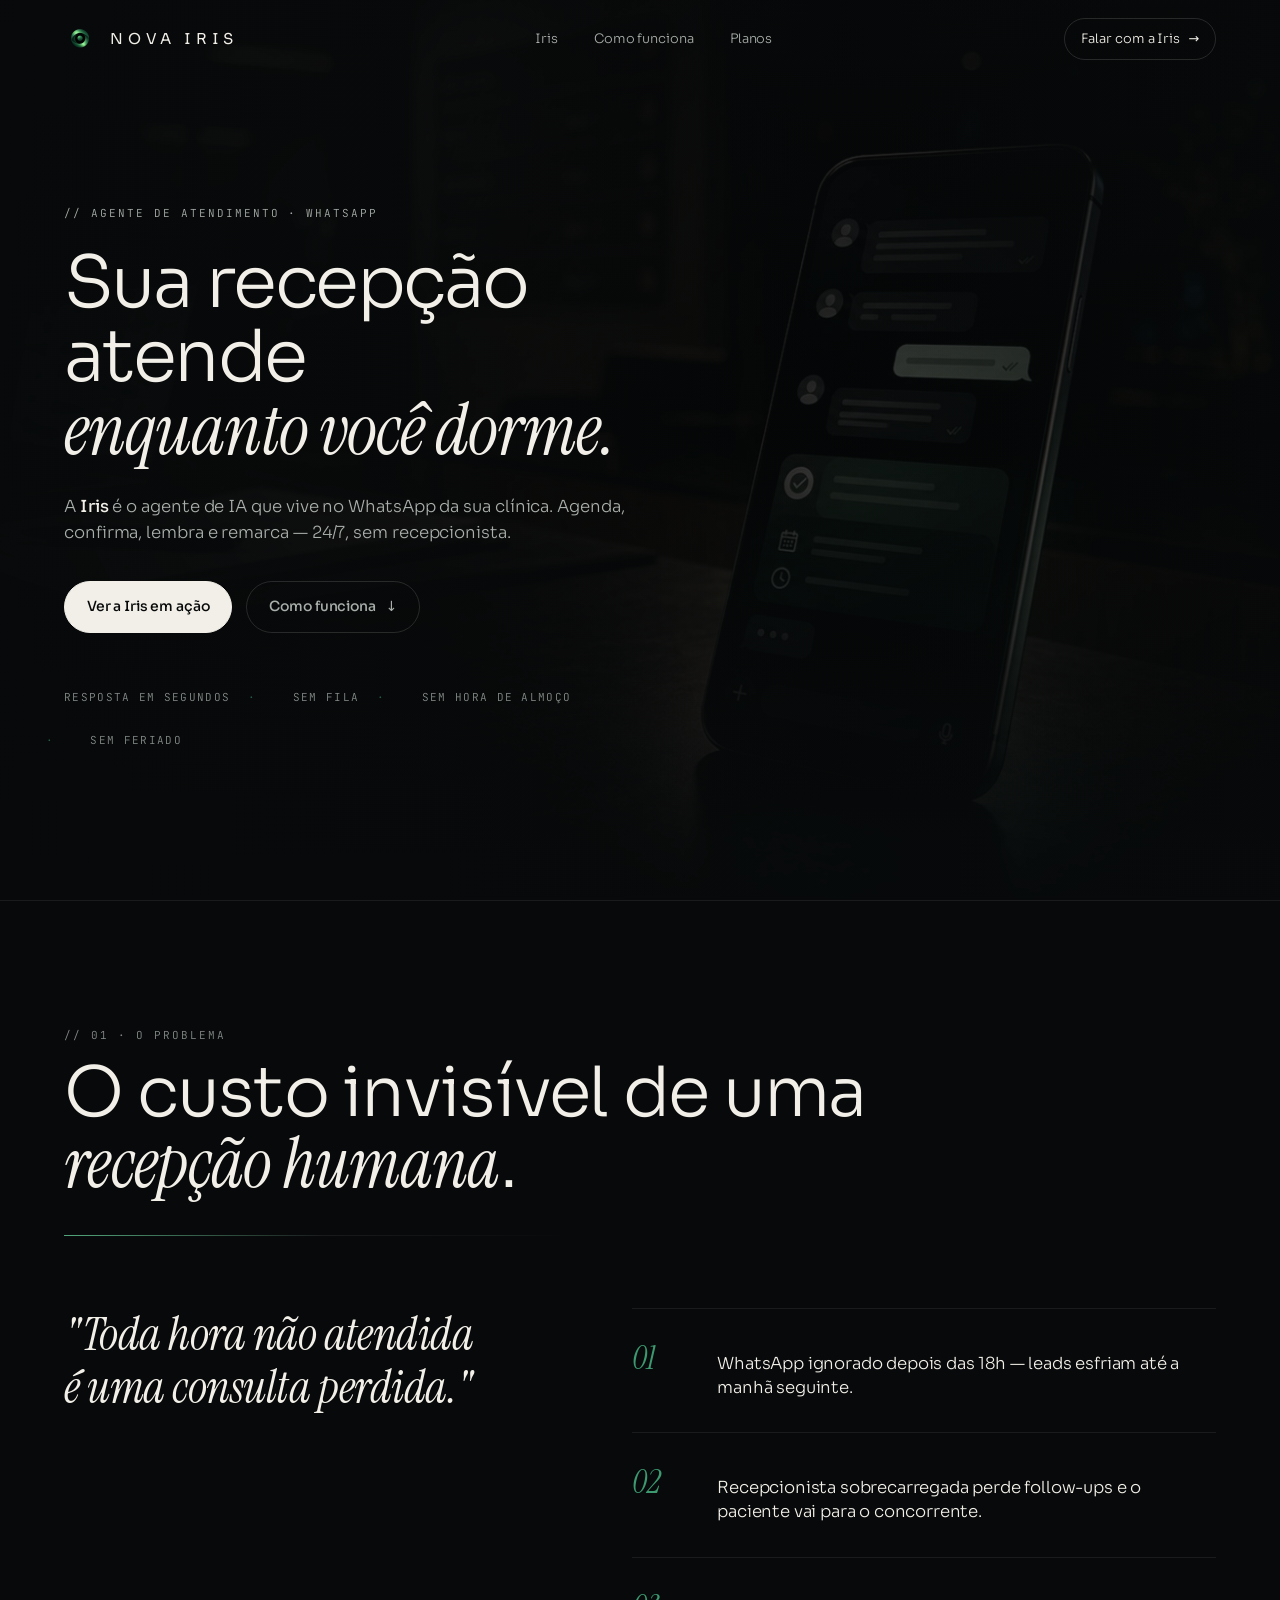
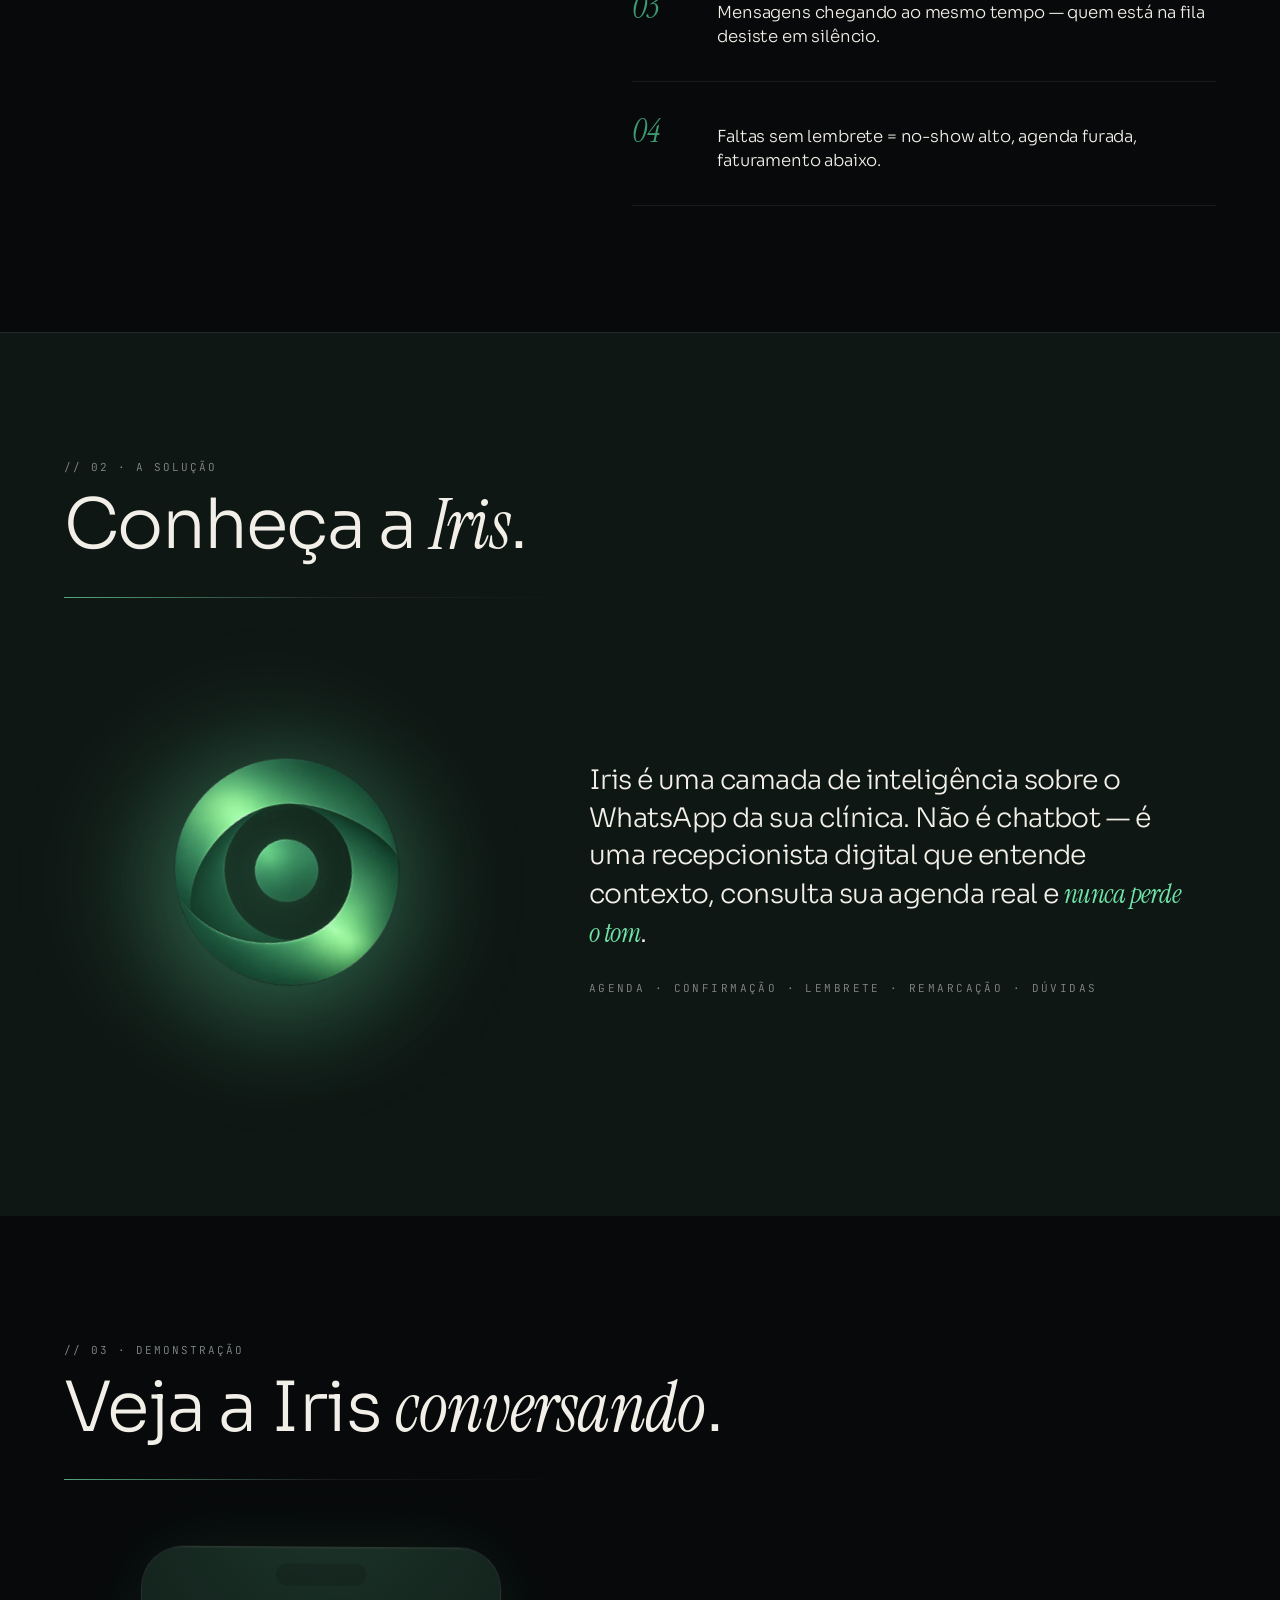
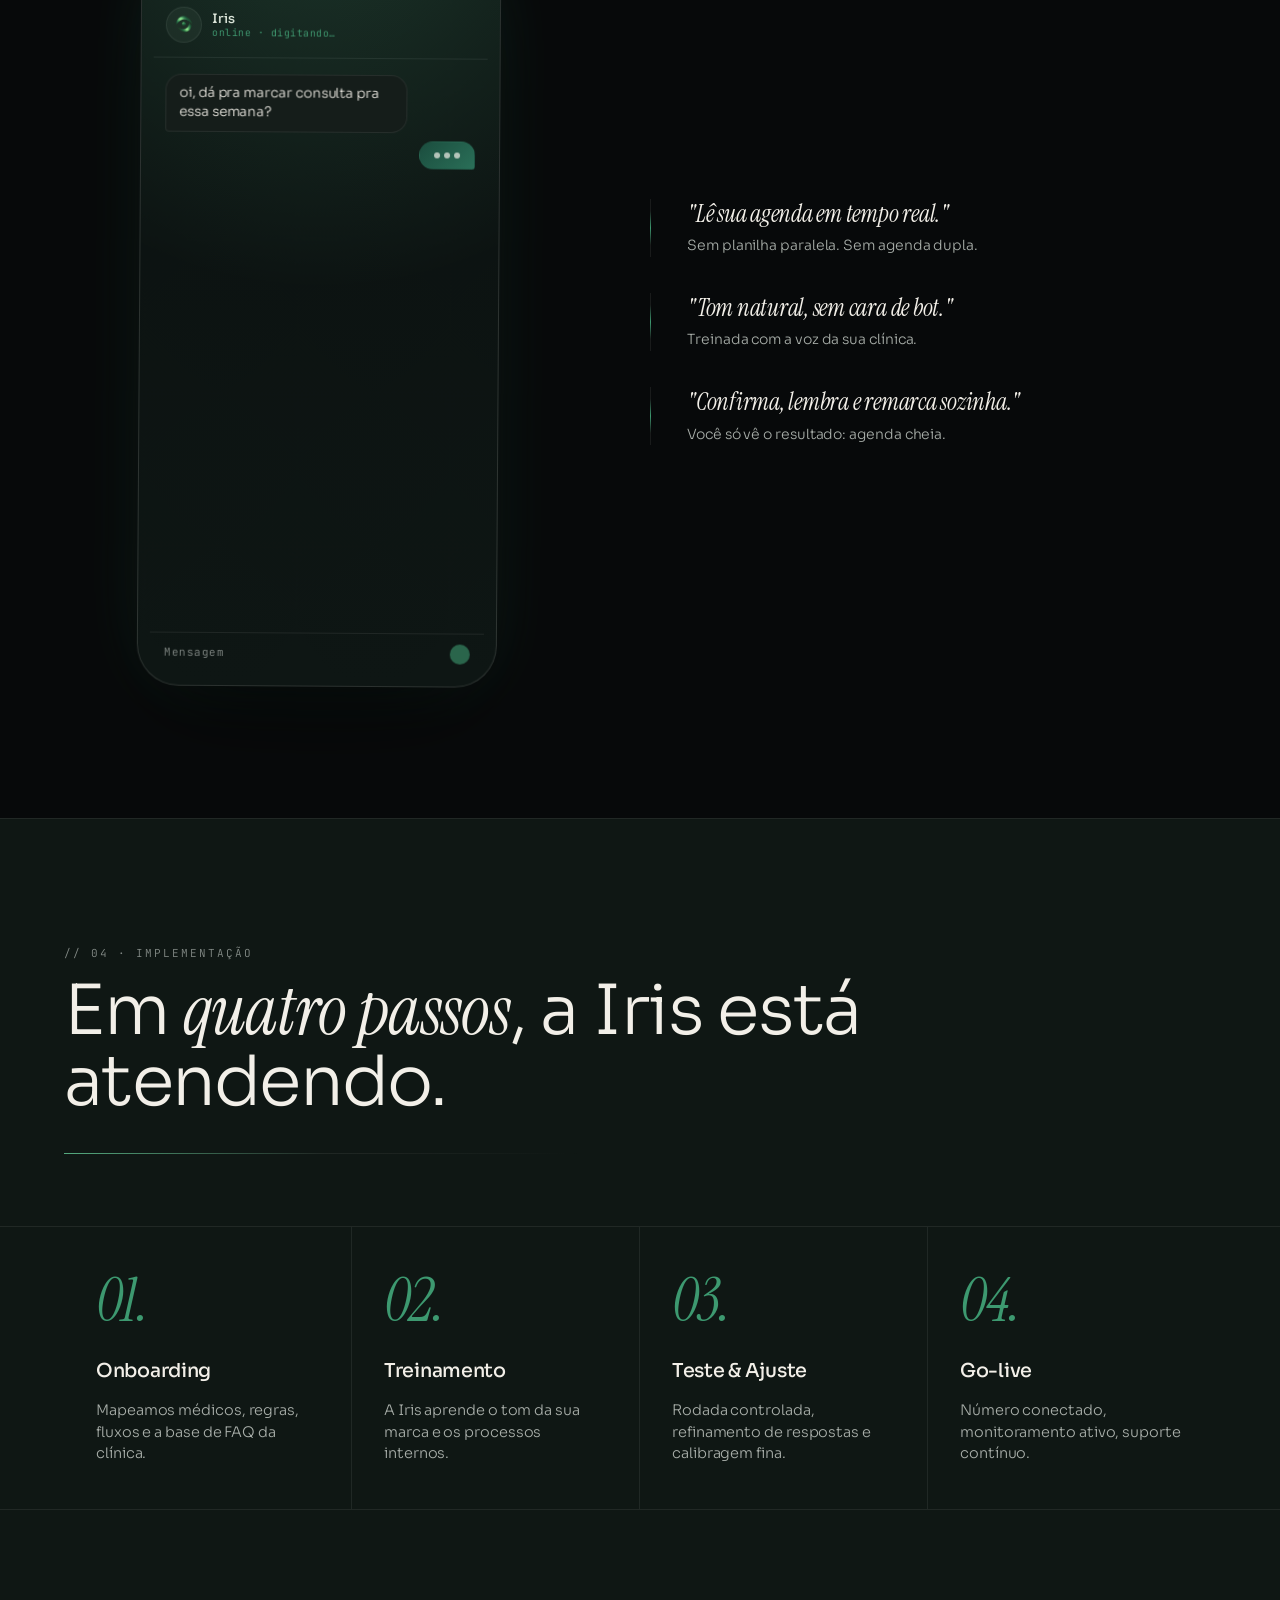
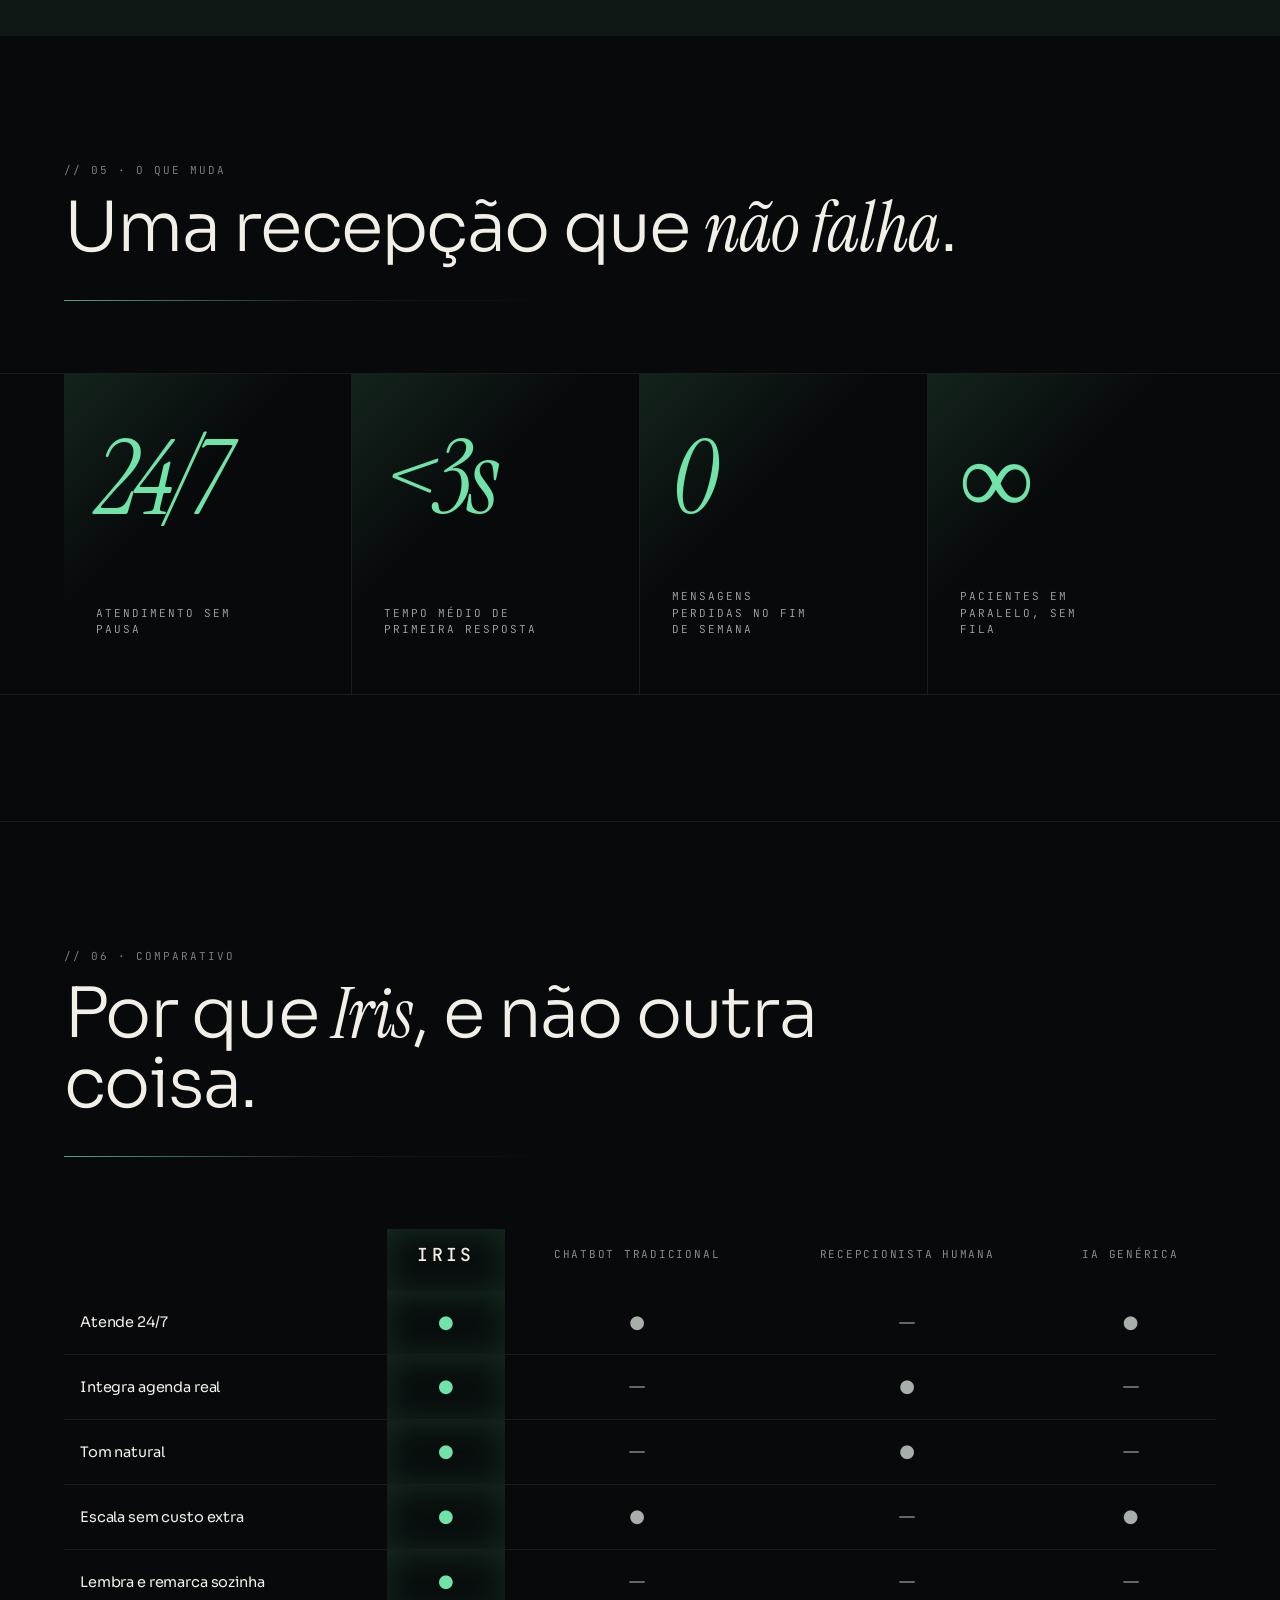
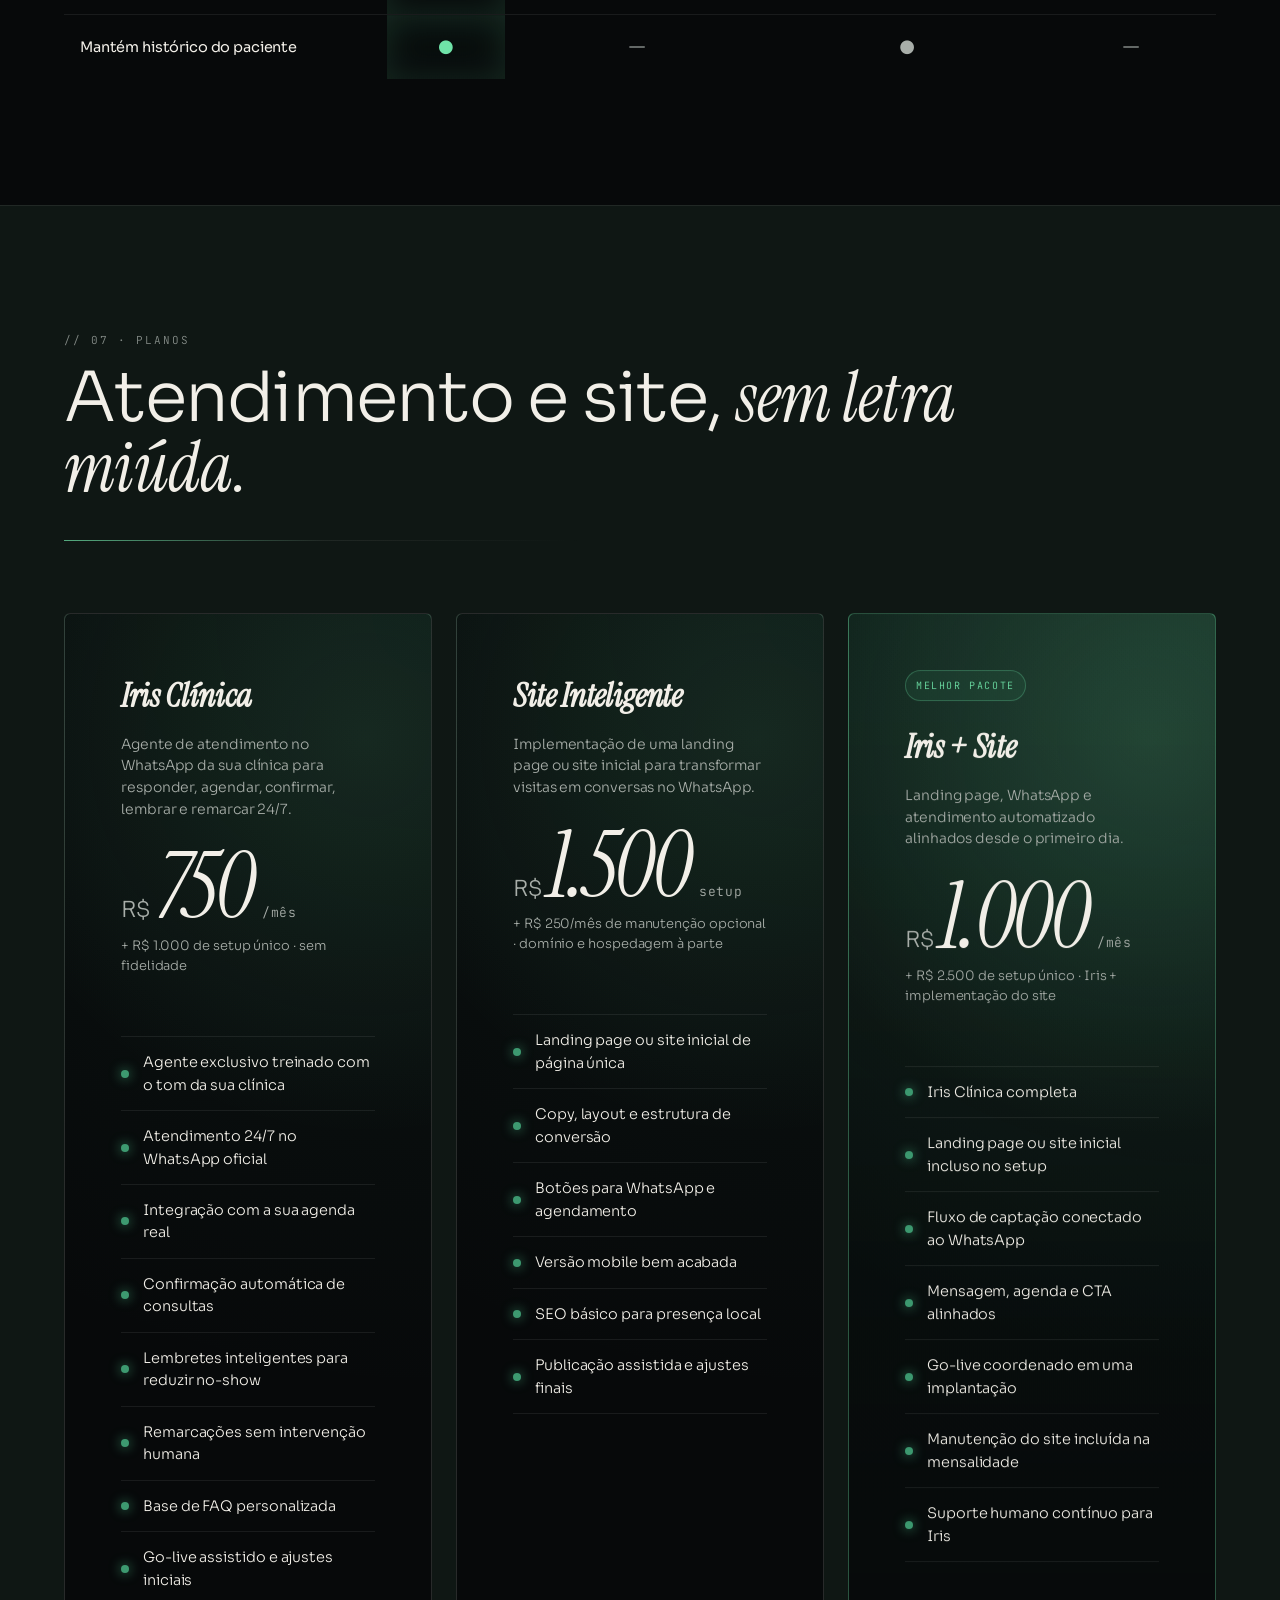
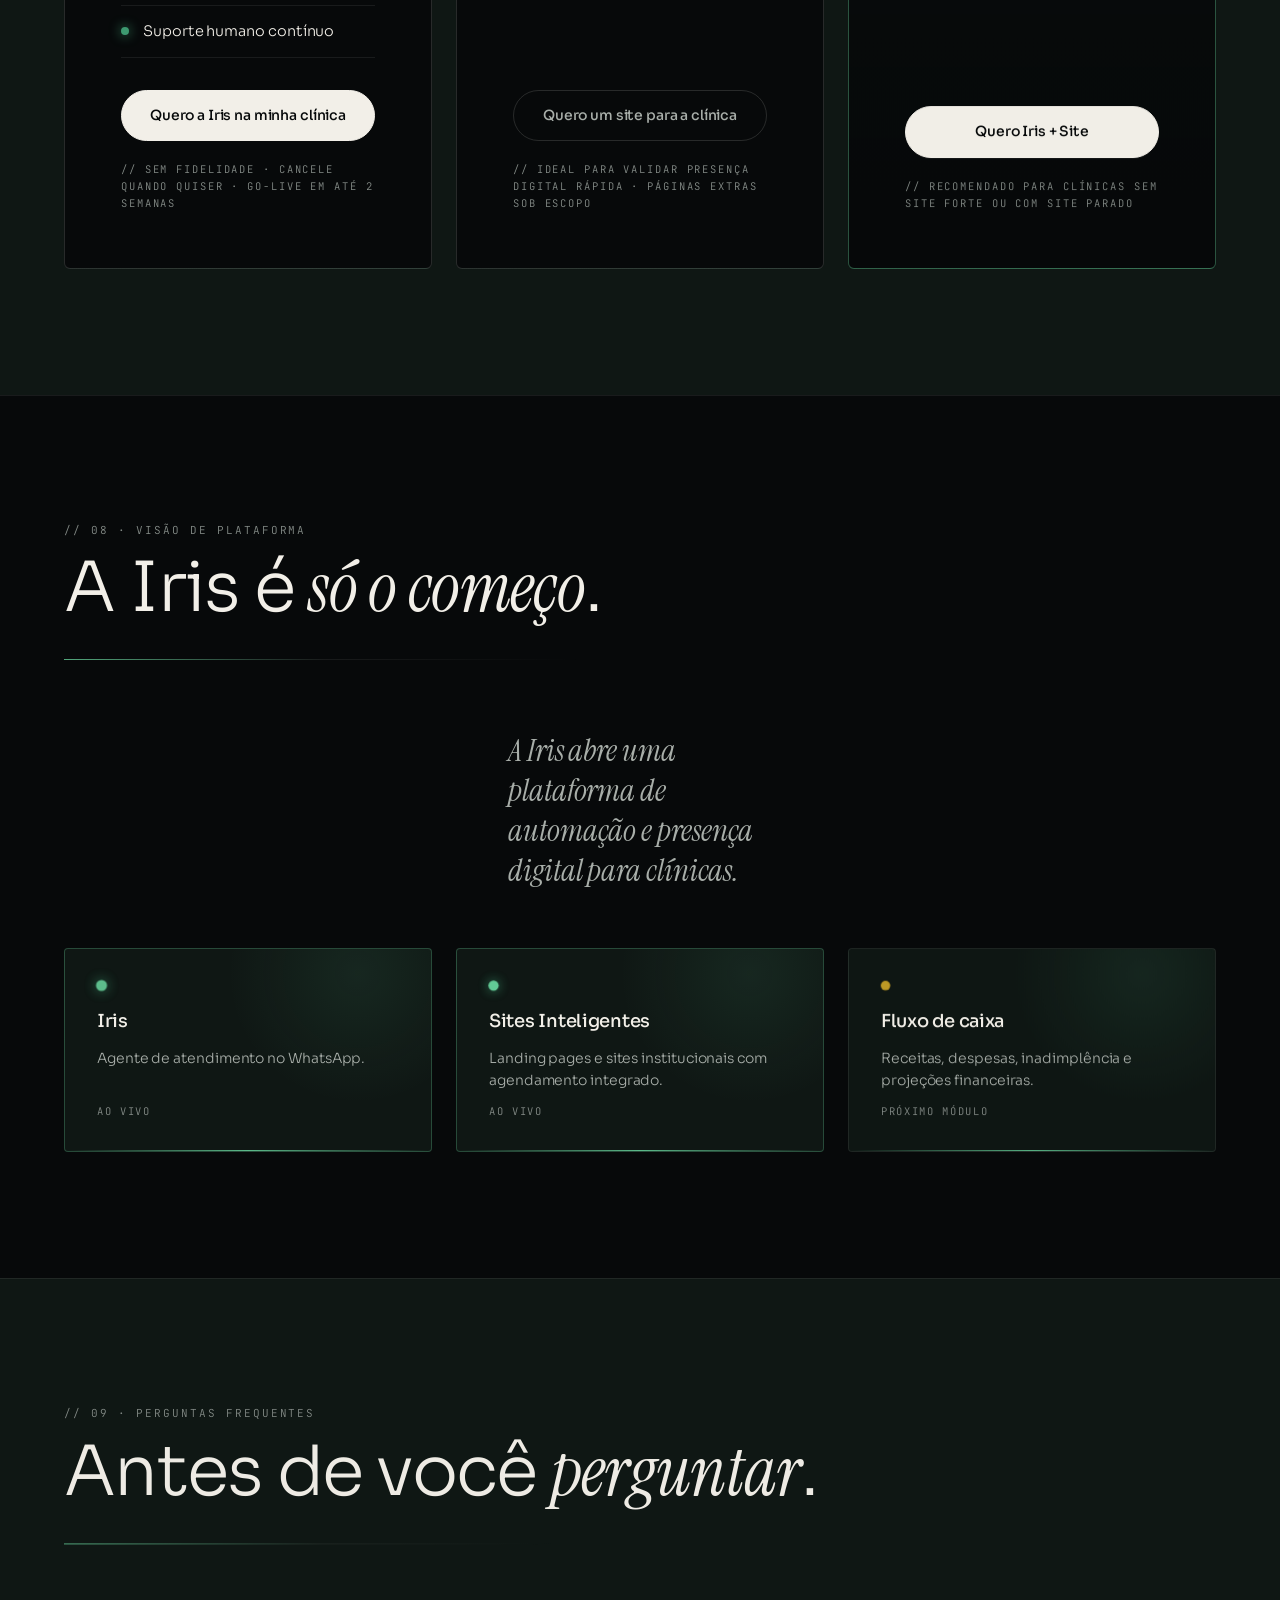
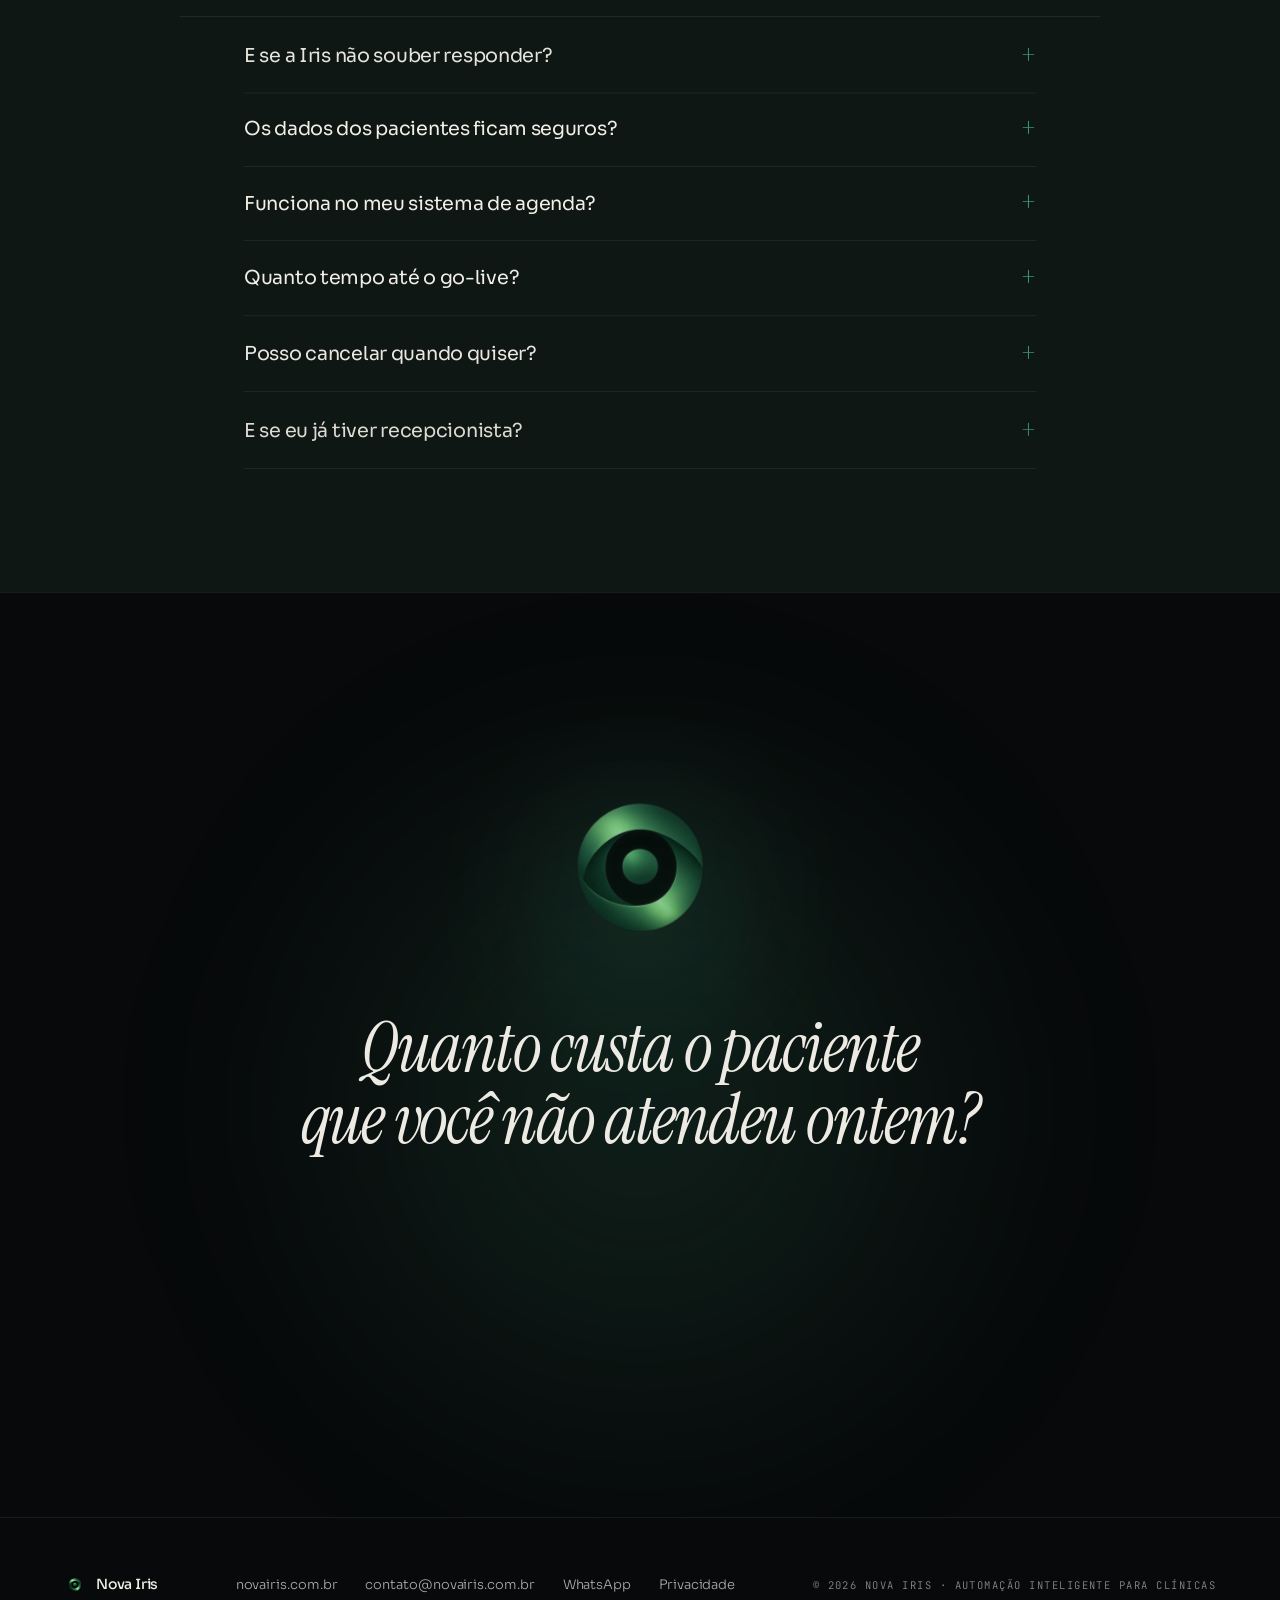
<file: index.html>
<!doctype html>
<html lang="pt-BR">
<head>
  <meta charset="utf-8" />
  <meta name="viewport" content="width=device-width,initial-scale=1,viewport-fit=cover" />
  <title>Nova Iris — A recepção que nunca dorme</title>
  <meta name="description" content="A Iris é o agente de IA que vive no WhatsApp da sua clínica. Agenda, confirma, lembra e remarca — 24/7, sem recepcionista." />
  <link rel="canonical" href="https://novairis.com.br/" />

  <meta property="og:title" content="Nova Iris — A recepção que nunca dorme" />
  <meta property="og:description" content="Agente de IA no WhatsApp da sua clínica. Atende, agenda e lembra — 24/7." />
  <meta property="og:url" content="https://novairis.com.br/" />
  <meta property="og:image" content="https://novairis.com.br/iris-realistic-final.jpg" />
  <meta property="og:image:alt" content="Recepção de clínica à noite com atendimento automatizado no WhatsApp." />
  <meta property="og:type" content="website" />
  <meta property="og:locale" content="pt_BR" />
  <meta name="twitter:card" content="summary_large_image" />
  <meta name="twitter:title" content="Nova Iris — A recepção que nunca dorme" />
  <meta name="twitter:description" content="Agente de IA no WhatsApp da sua clínica. Atende, agenda e lembra — 24/7." />
  <meta name="twitter:image" content="https://novairis.com.br/iris-realistic-final.jpg" />
  <meta name="theme-color" content="#07090A" />

  <link rel="icon" href="/favicon.ico" sizes="any" />
  <link rel="icon" type="image/png" href="/iris-mark-256.png" />
  <link rel="apple-touch-icon" href="/apple-touch-icon.png" />

  <!-- preconnect CDNs -->
  <link rel="preconnect" href="https://fonts.googleapis.com" />
  <link rel="preconnect" href="https://fonts.gstatic.com" crossorigin />

  <!-- preload assets críticos -->
  <link rel="preload" as="image" href="iris-realistic-final.jpg" fetchpriority="high" />

  <link rel="preload" as="style" href="https://fonts.googleapis.com/css2?family=Instrument+Serif:ital@0;1&family=JetBrains+Mono:wght@300;400;500&family=Sora:wght@300;400;500;600;700&display=swap" />
  <link href="https://fonts.googleapis.com/css2?family=Instrument+Serif:ital@0;1&family=JetBrains+Mono:wght@300;400;500&family=Sora:wght@300;400;500;600;700&display=swap" rel="stylesheet" media="print" onload="this.media='all'" />
  <noscript><link href="https://fonts.googleapis.com/css2?family=Instrument+Serif:ital@0;1&family=JetBrains+Mono:wght@300;400;500&family=Sora:wght@300;400;500;600;700&display=swap" rel="stylesheet" /></noscript>
  <link rel="stylesheet" href="styles.css" />

  <script>
    (() => {
      const reduceMotion = window.matchMedia('(prefers-reduced-motion: reduce)').matches;
      const compactViewport = window.matchMedia('(max-width: 767px)').matches;
      const saveData = Boolean(navigator.connection && navigator.connection.saveData);
      if (reduceMotion || compactViewport || saveData) return;
      ['vendor/gsap.min.js', 'vendor/ScrollTrigger.min.js'].forEach((src) => {
        const script = document.createElement('script');
        script.src = src;
        script.async = false;
        document.head.appendChild(script);
      });
    })();
  </script>
</head>
<body>

  <!-- grain + aurora ambiance layers -->
  <div class="grain" aria-hidden="true"></div>
  <div class="aurora" aria-hidden="true">
    <span class="aurora__a"></span>
    <span class="aurora__b"></span>
  </div>

  <header class="nav" id="nav">
    <a class="nav__brand" href="#top" aria-label="Nova Iris — início">
      <img src="iris-mark-256.png" alt="" class="nav__mark bg-knock" width="32" height="32" />
      <span class="nav__word">NOVA IRIS</span>
    </a>
    <nav class="nav__links" aria-label="Seções">
      <a href="#solucao">Iris</a>
      <a href="#como">Como funciona</a>
      <a href="#planos">Planos</a>
    </nav>
    <a class="nav__cta" href="https://wa.me/5511986272135?text=Oi%20Valentina%2C%20quero%20ver%20a%20Iris%20em%20a%C3%A7%C3%A3o." target="_blank" rel="noopener">
      Falar com a Iris <span aria-hidden="true">→</span>
    </a>
  </header>

  <main id="top">

    <!-- ─── 1. HERO ───────────────────────────────────────────── -->
    <section class="hero">
      <div class="hero-bg" aria-hidden="true"></div>
      <span class="hero-sheen" aria-hidden="true"></span>
      <div class="hero__copy">
        <p class="eyebrow reveal" data-delay="0">// Agente de atendimento · WhatsApp</p>
        <h1 class="hero__title reveal" data-delay="120">
          Sua recepção <span class="hero__mobile-line">atende</span><br />
          <em>enquanto você dorme.</em>
        </h1>
        <p class="hero__sub reveal" data-delay="280">
          A <strong>Iris</strong> é o agente de IA que vive no WhatsApp da sua clínica.
          Agenda, confirma, lembra e remarca — 24/7, sem recepcionista.
        </p>
        <div class="hero__ctas reveal" data-delay="440">
          <a class="btn btn--primary" href="https://wa.me/5511986272135?text=Oi%20Valentina%2C%20quero%20ver%20a%20Iris%20em%20a%C3%A7%C3%A3o." target="_blank" rel="noopener">
            Ver a Iris em ação
          </a>
          <a class="btn btn--ghost" href="#demo">Como funciona <span aria-hidden="true">↓</span></a>
        </div>
        <ul class="hero__trust reveal" data-delay="600" aria-label="Diferenciais">
          <li>Resposta em segundos</li>
          <li>Sem fila</li>
          <li>Sem hora de almoço</li>
          <li>Sem feriado</li>
        </ul>
      </div>
    </section>

    <!-- ─── 2. PROBLEMA ───────────────────────────────────────── -->
    <section class="problem">
      <header class="section-head reveal">
        <span class="section-head__kicker">// 01 · O problema</span>
        <h2 class="section-head__title">
          O custo invisível de uma <em>recepção humana</em>.
        </h2>
      </header>
      <div class="problem__grid">
        <p class="problem__lead reveal">
          <em>"Toda hora não atendida<br />é uma consulta perdida."</em>
        </p>
        <ol class="problem__list">
          <li class="reveal">
            <span class="problem__num">01</span>
            <p>WhatsApp ignorado depois das 18h — leads esfriam até a manhã seguinte.</p>
          </li>
          <li class="reveal" data-delay="80">
            <span class="problem__num">02</span>
            <p>Recepcionista sobrecarregada perde follow-ups e o paciente vai para o concorrente.</p>
          </li>
          <li class="reveal" data-delay="160">
            <span class="problem__num">03</span>
            <p>Mensagens chegando ao mesmo tempo — quem está na fila desiste em silêncio.</p>
          </li>
          <li class="reveal" data-delay="240">
            <span class="problem__num">04</span>
            <p>Faltas sem lembrete = no-show alto, agenda furada, faturamento abaixo.</p>
          </li>
        </ol>
      </div>
    </section>

    <!-- ─── 3. SOLUÇÃO ────────────────────────────────────────── -->
    <section class="solution" id="solucao">
      <header class="section-head reveal">
        <span class="section-head__kicker">// 02 · A solução</span>
        <h2 class="section-head__title">Conheça a <em>Iris</em>.</h2>
      </header>
      <div class="solution__grid">
        <div class="solution__visual reveal">
          <img src="iris-mark-512.png" srcset="iris-mark-256.png 256w, iris-mark-512.png 512w" sizes="(max-width: 640px) 240px, 420px" alt="" class="solution__orb bg-knock" width="420" height="420" loading="lazy" decoding="async" />
        </div>
        <div class="solution__copy reveal" data-delay="120">
          <p class="solution__text">
            Iris é uma camada de inteligência sobre o WhatsApp da sua clínica.
            Não é chatbot — é uma recepcionista digital que entende contexto,
            consulta sua agenda real e <em>nunca perde o tom</em>.
          </p>
          <p class="solution__caps">
            Agenda · Confirmação · Lembrete · Remarcação · Dúvidas
          </p>
        </div>
      </div>
    </section>

    <!-- ─── 4. DEMO AO VIVO ───────────────────────────────────── -->
    <section class="demo" id="demo">
      <header class="section-head reveal">
        <span class="section-head__kicker">// 03 · Demonstração</span>
        <h2 class="section-head__title">Veja a Iris <em>conversando</em>.</h2>
      </header>

      <div class="demo__grid">
        <div class="demo__phone reveal" aria-label="Simulação de conversa">
          <div class="phone">
            <div class="phone__notch" aria-hidden="true"></div>
            <div class="phone__bar">
              <span class="phone__avatar"><img src="iris-mark-256.png" alt="" class="bg-knock" width="30" height="30" decoding="async" /></span>
              <div class="phone__who">
                <strong>Iris</strong>
                <span>online · digitando…</span>
              </div>
            </div>
            <ol class="chat" id="chat" aria-hidden="true"></ol>
            <div class="phone__input" aria-hidden="true">
              <span>Mensagem</span>
              <i></i>
            </div>
          </div>
        </div>

        <ul class="demo__callouts">
          <li class="reveal" data-delay="80">
            <span class="demo__line" aria-hidden="true"></span>
            <em>"Lê sua agenda em tempo real."</em>
            <p>Sem planilha paralela. Sem agenda dupla.</p>
          </li>
          <li class="reveal" data-delay="160">
            <span class="demo__line" aria-hidden="true"></span>
            <em>"Tom natural, sem cara de bot."</em>
            <p>Treinada com a voz da sua clínica.</p>
          </li>
          <li class="reveal" data-delay="240">
            <span class="demo__line" aria-hidden="true"></span>
            <em>"Confirma, lembra e remarca sozinha."</em>
            <p>Você só vê o resultado: agenda cheia.</p>
          </li>
        </ul>
      </div>
    </section>

    <!-- ─── 5. COMO FUNCIONA ──────────────────────────────────── -->
    <section class="how" id="como">
      <header class="section-head reveal">
        <span class="section-head__kicker">// 04 · Implementação</span>
        <h2 class="section-head__title">
          Em <em>quatro passos</em>, a Iris está atendendo.
        </h2>
      </header>
      <ol class="how__grid">
        <li class="how__step reveal">
          <span class="how__num"><em>01.</em></span>
          <h3>Onboarding</h3>
          <p>Mapeamos médicos, regras, fluxos e a base de FAQ da clínica.</p>
        </li>
        <li class="how__step reveal" data-delay="80">
          <span class="how__num"><em>02.</em></span>
          <h3>Treinamento</h3>
          <p>A Iris aprende o tom da sua marca e os processos internos.</p>
        </li>
        <li class="how__step reveal" data-delay="160">
          <span class="how__num"><em>03.</em></span>
          <h3>Teste & Ajuste</h3>
          <p>Rodada controlada, refinamento de respostas e calibragem fina.</p>
        </li>
        <li class="how__step reveal" data-delay="240">
          <span class="how__num"><em>04.</em></span>
          <h3>Go-live</h3>
          <p>Número conectado, monitoramento ativo, suporte contínuo.</p>
        </li>
      </ol>
    </section>

    <!-- ─── 6. RESULTADOS ─────────────────────────────────────── -->
    <section class="stats">
      <header class="section-head reveal">
        <span class="section-head__kicker">// 05 · O que muda</span>
        <h2 class="section-head__title">Uma recepção que <em>não falha</em>.</h2>
      </header>
      <div class="stats__grid">
        <article class="stat stat--a reveal">
          <span class="stat__num"><em>24/7</em></span>
          <span class="stat__label">Atendimento sem pausa</span>
        </article>
        <article class="stat stat--b reveal" data-delay="100">
          <span class="stat__num"><em>&lt;3s</em></span>
          <span class="stat__label">Tempo médio de primeira resposta</span>
        </article>
        <article class="stat stat--c reveal" data-delay="200">
          <span class="stat__num"><em>0</em></span>
          <span class="stat__label">Mensagens perdidas no fim de semana</span>
        </article>
        <article class="stat stat--d reveal" data-delay="300">
          <span class="stat__num"><em>∞</em></span>
          <span class="stat__label">Pacientes em paralelo, sem fila</span>
        </article>
      </div>
    </section>

    <!-- ─── 7. POR QUE A IRIS ─────────────────────────────────── -->
    <section class="versus">
      <header class="section-head reveal">
        <span class="section-head__kicker">// 06 · Comparativo</span>
        <h2 class="section-head__title">
          Por que <em>Iris</em>, e não outra coisa.
        </h2>
      </header>

      <div class="versus__wrap reveal">
        <table class="versus__table">
          <thead>
            <tr>
              <th scope="col"></th>
              <th scope="col" class="is-iris">Iris</th>
              <th scope="col">Chatbot tradicional</th>
              <th scope="col">Recepcionista humana</th>
              <th scope="col">IA genérica</th>
            </tr>
          </thead>
          <tbody>
            <tr>
              <th scope="row">Atende 24/7</th>
              <td class="is-iris">●</td><td>●</td><td>—</td><td>●</td>
            </tr>
            <tr>
              <th scope="row">Integra agenda real</th>
              <td class="is-iris">●</td><td>—</td><td>●</td><td>—</td>
            </tr>
            <tr>
              <th scope="row">Tom natural</th>
              <td class="is-iris">●</td><td>—</td><td>●</td><td>—</td>
            </tr>
            <tr>
              <th scope="row">Escala sem custo extra</th>
              <td class="is-iris">●</td><td>●</td><td>—</td><td>●</td>
            </tr>
            <tr>
              <th scope="row">Lembra e remarca sozinha</th>
              <td class="is-iris">●</td><td>—</td><td>—</td><td>—</td>
            </tr>
            <tr>
              <th scope="row">Mantém histórico do paciente</th>
              <td class="is-iris">●</td><td>—</td><td>●</td><td>—</td>
            </tr>
          </tbody>
        </table>
      </div>
    </section>

    <!-- ─── 8. PLANOS ─────────────────────────────────────────── -->
    <section class="pricing" id="planos">
      <header class="section-head reveal">
        <span class="section-head__kicker">// 07 · Planos</span>
        <h2 class="section-head__title">Atendimento e site, <em>sem letra miúda.</em></h2>
      </header>

      <div class="pricing__grid">
        <article class="plan reveal">
          <header class="plan__head">
            <h3 class="plan__name">Iris Clínica</h3>
            <p class="plan__note">Agente de atendimento no WhatsApp da sua clínica para responder, agendar, confirmar, lembrar e remarcar 24/7.</p>
            <p class="plan__price">
              <span class="plan__currency">R$</span>
              <span class="plan__amount"><em>750</em></span>
              <span class="plan__cycle">/mês</span>
            </p>
            <p class="plan__setup">+ R$ 1.000 de setup único · sem fidelidade</p>
          </header>

          <ul class="plan__list">
            <li>Agente exclusivo treinado com o tom da sua clínica</li>
            <li>Atendimento 24/7 no WhatsApp oficial</li>
            <li>Integração com a sua agenda real</li>
            <li>Confirmação automática de consultas</li>
            <li>Lembretes inteligentes para reduzir no-show</li>
            <li>Remarcações sem intervenção humana</li>
            <li>Base de FAQ personalizada</li>
            <li>Go-live assistido e ajustes iniciais</li>
            <li>Suporte humano contínuo</li>
          </ul>

          <a class="btn btn--primary btn--block" href="https://wa.me/5511986272135?text=Oi%20Valentina%2C%20quero%20ver%20a%20Iris%20em%20a%C3%A7%C3%A3o." target="_blank" rel="noopener">
            Quero a Iris na minha clínica
          </a>

          <p class="plan__fine">// SEM FIDELIDADE · CANCELE QUANDO QUISER · GO-LIVE EM ATÉ 2 SEMANAS</p>
        </article>

        <article class="plan reveal" data-delay="120">
          <header class="plan__head">
            <h3 class="plan__name">Site Inteligente</h3>
            <p class="plan__note">Implementação de uma landing page ou site inicial para transformar visitas em conversas no WhatsApp.</p>
            <p class="plan__price">
              <span class="plan__currency">R$</span>
              <span class="plan__amount"><em>1.500</em></span>
              <span class="plan__cycle">setup</span>
            </p>
            <p class="plan__setup">+ R$ 250/mês de manutenção opcional · domínio e hospedagem à parte</p>
          </header>

          <ul class="plan__list">
            <li>Landing page ou site inicial de página única</li>
            <li>Copy, layout e estrutura de conversão</li>
            <li>Botões para WhatsApp e agendamento</li>
            <li>Versão mobile bem acabada</li>
            <li>SEO básico para presença local</li>
            <li>Publicação assistida e ajustes finais</li>
          </ul>

          <a class="btn btn--ghost btn--block" href="https://wa.me/5511986272135?text=Oi%20Valentina%2C%20quero%20um%20site%20para%20minha%20cl%C3%ADnica." target="_blank" rel="noopener">
            Quero um site para a clínica
          </a>

          <p class="plan__fine">// IDEAL PARA VALIDAR PRESENÇA DIGITAL RÁPIDA · PÁGINAS EXTRAS SOB ESCOPO</p>
        </article>

        <article class="plan plan--featured reveal" data-delay="240">
          <span class="plan__tag">Melhor pacote</span>
          <header class="plan__head">
            <h3 class="plan__name">Iris + Site</h3>
            <p class="plan__note">Landing page, WhatsApp e atendimento automatizado alinhados desde o primeiro dia.</p>
            <p class="plan__price">
              <span class="plan__currency">R$</span>
              <span class="plan__amount"><em>1.000</em></span>
              <span class="plan__cycle">/mês</span>
            </p>
            <p class="plan__setup">+ R$ 2.500 de setup único · Iris + implementação do site</p>
          </header>

          <ul class="plan__list">
            <li>Iris Clínica completa</li>
            <li>Landing page ou site inicial incluso no setup</li>
            <li>Fluxo de captação conectado ao WhatsApp</li>
            <li>Mensagem, agenda e CTA alinhados</li>
            <li>Go-live coordenado em uma implantação</li>
            <li>Manutenção do site incluída na mensalidade</li>
            <li>Suporte humano contínuo para Iris</li>
          </ul>

          <a class="btn btn--primary btn--block" href="https://wa.me/5511986272135?text=Oi%20Valentina%2C%20quero%20o%20pacote%20Iris%20%2B%20Site%20para%20minha%20cl%C3%ADnica." target="_blank" rel="noopener">
            Quero Iris + Site
          </a>

          <p class="plan__fine">// RECOMENDADO PARA CLÍNICAS SEM SITE FORTE OU COM SITE PARADO</p>
        </article>
      </div>
    </section>

    <!-- ─── 9. VISÃO DE PLATAFORMA ────────────────────────────── -->
    <section class="vision">
      <header class="section-head reveal">
        <span class="section-head__kicker">// 08 · Visão de plataforma</span>
        <h2 class="section-head__title">A Iris é <em>só o começo</em>.</h2>
      </header>
      <p class="vision__lead reveal">
        A Iris abre uma plataforma de automação e presença digital para clínicas.
      </p>
      <ul class="vision__cards">
        <li class="vision__card vision__card--live reveal">
          <span class="dot dot--live" aria-hidden="true"></span>
          <h3>Iris</h3>
          <p>Agente de atendimento no WhatsApp.</p>
          <span class="vision__status">Ao vivo</span>
        </li>
        <li class="vision__card vision__card--live reveal" data-delay="80">
          <span class="dot dot--live" aria-hidden="true"></span>
          <h3>Sites Inteligentes</h3>
          <p>Landing pages e sites institucionais com agendamento integrado.</p>
          <span class="vision__status">Ao vivo</span>
        </li>
        <li class="vision__card vision__card--soon reveal" data-delay="160">
          <span class="dot dot--soon" aria-hidden="true"></span>
          <h3>Fluxo de caixa</h3>
          <p>Receitas, despesas, inadimplência e projeções financeiras.</p>
          <span class="vision__status">Próximo módulo</span>
        </li>
      </ul>
    </section>

    <!-- ─── 10. FAQ ────────────────────────────────────────────── -->
    <section class="faq">
      <header class="section-head reveal">
        <span class="section-head__kicker">// 09 · Perguntas frequentes</span>
        <h2 class="section-head__title">Antes de você <em>perguntar</em>.</h2>
      </header>

      <div class="faq__list">
        <details class="faq__item reveal">
          <summary>E se a Iris não souber responder?</summary>
          <p>Ela escala para a equipe humana automaticamente, mantendo todo o contexto da conversa. O paciente nunca fica no vazio.</p>
        </details>
        <details class="faq__item reveal">
          <summary>Os dados dos pacientes ficam seguros?</summary>
          <p>Sim. Tratamos dados com cuidado e boas práticas de segurança. No onboarding alinhamos acessos, escopo e responsabilidades conforme a operação da clínica.</p>
        </details>
        <details class="faq__item reveal">
          <summary>Funciona no meu sistema de agenda?</summary>
          <p>A Iris se conecta a sistemas de agenda comuns no mercado clínico. No onboarding mapeamos a sua e validamos a integração antes do go-live.</p>
        </details>
        <details class="faq__item reveal">
          <summary>Quanto tempo até o go-live?</summary>
          <p>Em média duas semanas. Onboarding na primeira, treinamento e teste na segunda — go-live ao final.</p>
        </details>
        <details class="faq__item reveal">
          <summary>Posso cancelar quando quiser?</summary>
          <p>Sim. Sem fidelidade, sem multa. Cancela com 30 dias de aviso prévio.</p>
        </details>
        <details class="faq__item reveal">
          <summary>E se eu já tiver recepcionista?</summary>
          <p>Melhor ainda. A Iris assume o turno noturno, fins de semana e os picos de mensagens — sua recepcionista para de afogar e volta a ter tempo para o paciente que está na clínica.</p>
        </details>
      </div>
    </section>

    <!-- ─── 11. CTA FINAL ──────────────────────────────────────── -->
    <section class="closer">
      <div class="closer__inner">
        <img src="iris-mark-256.png" srcset="iris-mark-256.png 256w, iris-mark-512.png 512w" sizes="220px" alt="" class="closer__orb bg-knock reveal" id="closerOrb" width="220" height="220" loading="lazy" decoding="async" />
        <h2 class="closer__title reveal" data-delay="120">
          <em>Quanto custa o paciente<br />que você não atendeu ontem?</em>
        </h2>
        <p class="closer__sub reveal" data-delay="240">
          Conversa de 15 minutos. Sem compromisso. Direto no WhatsApp.
        </p>
        <a class="btn btn--primary btn--xl reveal" data-delay="360" href="https://wa.me/5511986272135?text=Oi%20Valentina%2C%20quero%20ver%20a%20Iris%20em%20a%C3%A7%C3%A3o." target="_blank" rel="noopener">
          Fale com nossa consultora <span aria-hidden="true">→</span>
        </a>
        <p class="closer__sign reveal" data-delay="480">
          <span>Equipe Nova Iris</span> · Atendimento humano
        </p>
      </div>
    </section>
  </main>

  <footer class="foot">
    <div class="foot__brand">
      <img src="iris-mark-256.png" alt="" class="bg-knock" width="22" height="22" decoding="async" />
      <span>Nova Iris</span>
    </div>
    <ul class="foot__links">
      <li><a href="https://novairis.com.br">novairis.com.br</a></li>
      <li><a href="mailto:contato@novairis.com.br">contato@novairis.com.br</a></li>
      <li><a href="https://wa.me/5511986272135" target="_blank" rel="noopener">WhatsApp</a></li>
      <li><a href="/privacidade">Privacidade</a></li>
    </ul>
    <p class="foot__copy">© 2026 Nova Iris · Automação inteligente para clínicas</p>
  </footer>

  <script src="script.js" defer></script>
</body>
</html>
</file>
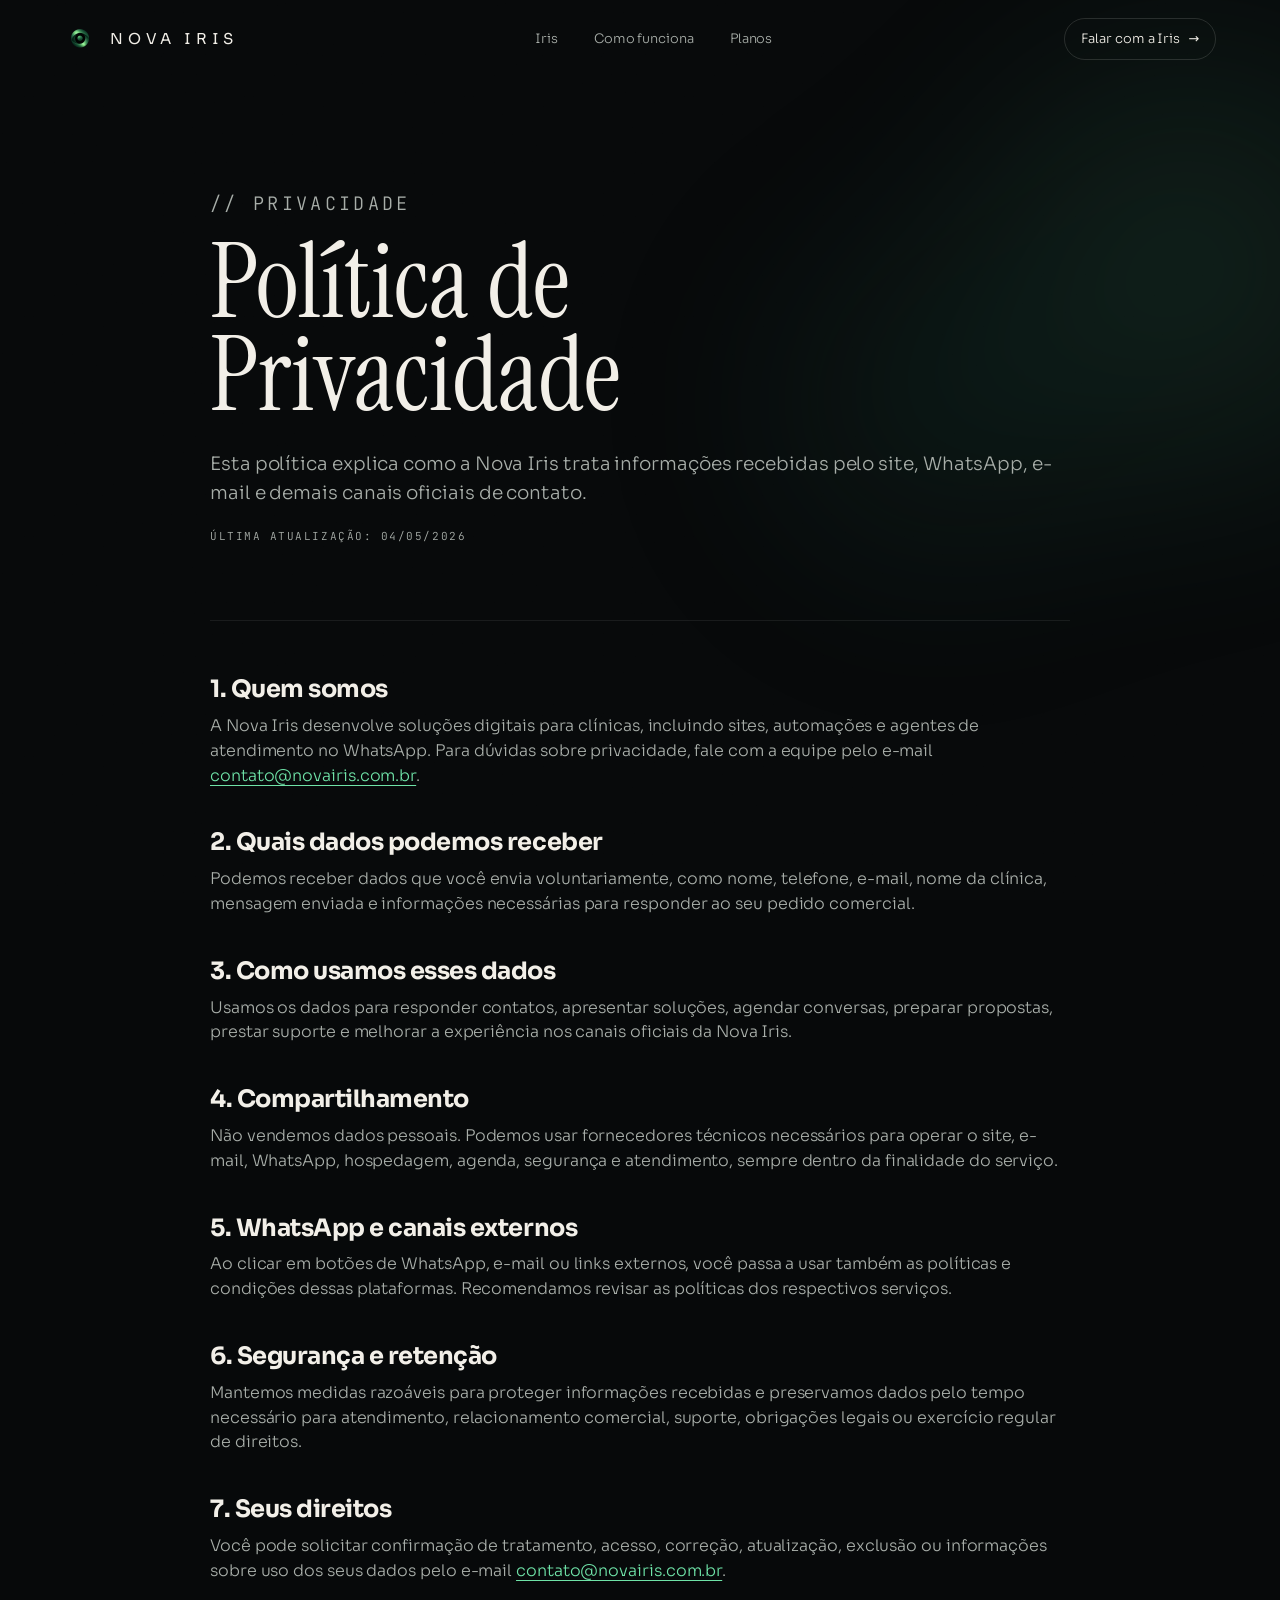
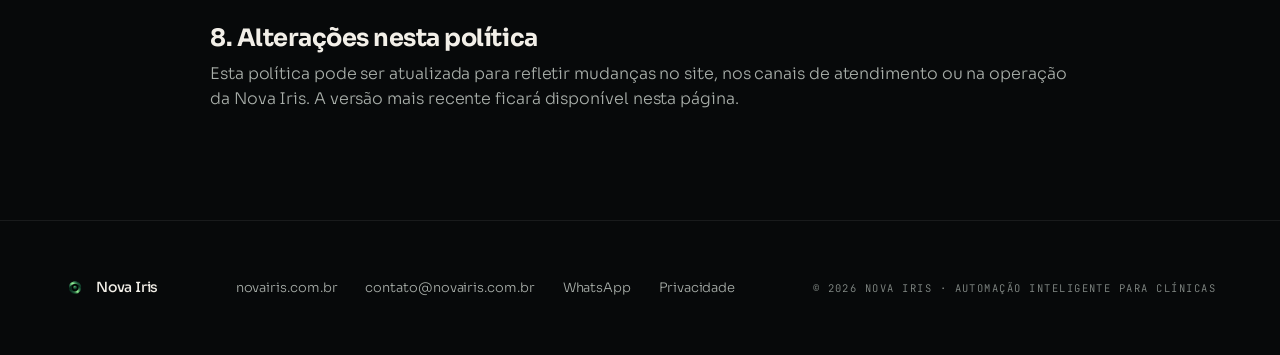
<file: privacidade.html>
<!doctype html>
<html lang="pt-BR">
<head>
  <meta charset="utf-8" />
  <meta name="viewport" content="width=device-width,initial-scale=1,viewport-fit=cover" />
  <title>Política de Privacidade | Nova Iris</title>
  <meta name="description" content="Política de Privacidade da Nova Iris para visitantes do site e contatos iniciados pelos canais oficiais." />
  <link rel="canonical" href="https://novairis.com.br/privacidade" />
  <meta property="og:title" content="Política de Privacidade | Nova Iris" />
  <meta property="og:description" content="Como a Nova Iris trata dados enviados pelo site, WhatsApp e canais oficiais de contato." />
  <meta property="og:url" content="https://novairis.com.br/privacidade" />
  <meta property="og:image" content="https://novairis.com.br/iris-realistic-final.jpg" />
  <meta property="og:type" content="website" />
  <meta property="og:locale" content="pt_BR" />
  <meta name="twitter:card" content="summary_large_image" />
  <meta name="twitter:title" content="Política de Privacidade | Nova Iris" />
  <meta name="twitter:description" content="Como a Nova Iris trata dados enviados pelo site, WhatsApp e canais oficiais de contato." />
  <meta name="twitter:image" content="https://novairis.com.br/iris-realistic-final.jpg" />
  <meta name="theme-color" content="#07090A" />
  <link rel="icon" href="/favicon.ico" sizes="any" />
  <link rel="icon" type="image/png" href="/iris-mark-256.png" />
  <link rel="apple-touch-icon" href="/apple-touch-icon.png" />
  <link rel="preconnect" href="https://fonts.googleapis.com" />
  <link rel="preconnect" href="https://fonts.gstatic.com" crossorigin />
  <link rel="preload" as="style" href="https://fonts.googleapis.com/css2?family=Instrument+Serif:ital@0;1&family=JetBrains+Mono:wght@300;400;500&family=Sora:wght@300;400;500;600;700&display=swap" />
  <link href="https://fonts.googleapis.com/css2?family=Instrument+Serif:ital@0;1&family=JetBrains+Mono:wght@300;400;500&family=Sora:wght@300;400;500;600;700&display=swap" rel="stylesheet" media="print" onload="this.media='all'" />
  <noscript><link href="https://fonts.googleapis.com/css2?family=Instrument+Serif:ital@0;1&family=JetBrains+Mono:wght@300;400;500&family=Sora:wght@300;400;500;600;700&display=swap" rel="stylesheet" /></noscript>
  <link rel="stylesheet" href="styles.css" />
</head>
<body>
  <div class="grain" aria-hidden="true"></div>
  <div class="aurora" aria-hidden="true">
    <span class="aurora__a"></span>
    <span class="aurora__b"></span>
  </div>

  <header class="nav" id="nav">
    <a class="nav__brand" href="/" aria-label="Nova Iris - início">
      <img src="iris-mark-256.png" alt="" class="nav__mark bg-knock" width="32" height="32" />
      <span class="nav__word">NOVA IRIS</span>
    </a>
    <nav class="nav__links" aria-label="Seções">
      <a href="/#solucao">Iris</a>
      <a href="/#como">Como funciona</a>
      <a href="/#planos">Planos</a>
    </nav>
    <a class="nav__cta" href="https://wa.me/5511986272135?text=Oi%20Valentina%2C%20quero%20saber%20mais%20sobre%20a%20Nova%20Iris." target="_blank" rel="noopener">
      Falar com a Iris <span aria-hidden="true">→</span>
    </a>
  </header>

  <main class="privacy-page">
    <section class="privacy-hero">
      <p class="privacy-kicker">// Privacidade</p>
      <h1>Política de Privacidade</h1>
      <p>
        Esta política explica como a Nova Iris trata informações recebidas pelo site, WhatsApp, e-mail e demais canais oficiais de contato.
      </p>
      <span>Última atualização: 04/05/2026</span>
    </section>

    <section class="privacy-content" aria-label="Política de Privacidade da Nova Iris">
      <h2>1. Quem somos</h2>
      <p>
        A Nova Iris desenvolve soluções digitais para clínicas, incluindo sites, automações e agentes de atendimento no WhatsApp.
        Para dúvidas sobre privacidade, fale com a equipe pelo e-mail <a href="mailto:contato@novairis.com.br">contato@novairis.com.br</a>.
      </p>

      <h2>2. Quais dados podemos receber</h2>
      <p>
        Podemos receber dados que você envia voluntariamente, como nome, telefone, e-mail, nome da clínica, mensagem enviada e informações necessárias para responder ao seu pedido comercial.
      </p>

      <h2>3. Como usamos esses dados</h2>
      <p>
        Usamos os dados para responder contatos, apresentar soluções, agendar conversas, preparar propostas, prestar suporte e melhorar a experiência nos canais oficiais da Nova Iris.
      </p>

      <h2>4. Compartilhamento</h2>
      <p>
        Não vendemos dados pessoais. Podemos usar fornecedores técnicos necessários para operar o site, e-mail, WhatsApp, hospedagem, agenda, segurança e atendimento, sempre dentro da finalidade do serviço.
      </p>

      <h2>5. WhatsApp e canais externos</h2>
      <p>
        Ao clicar em botões de WhatsApp, e-mail ou links externos, você passa a usar também as políticas e condições dessas plataformas. Recomendamos revisar as políticas dos respectivos serviços.
      </p>

      <h2>6. Segurança e retenção</h2>
      <p>
        Mantemos medidas razoáveis para proteger informações recebidas e preservamos dados pelo tempo necessário para atendimento, relacionamento comercial, suporte, obrigações legais ou exercício regular de direitos.
      </p>

      <h2>7. Seus direitos</h2>
      <p>
        Você pode solicitar confirmação de tratamento, acesso, correção, atualização, exclusão ou informações sobre uso dos seus dados pelo e-mail <a href="mailto:contato@novairis.com.br">contato@novairis.com.br</a>.
      </p>

      <h2>8. Alterações nesta política</h2>
      <p>
        Esta política pode ser atualizada para refletir mudanças no site, nos canais de atendimento ou na operação da Nova Iris. A versão mais recente ficará disponível nesta página.
      </p>
    </section>
  </main>

  <footer class="foot">
    <div class="foot__brand">
      <img src="iris-mark-256.png" alt="" class="bg-knock" width="22" height="22" decoding="async" />
      <span>Nova Iris</span>
    </div>
    <ul class="foot__links">
      <li><a href="https://novairis.com.br">novairis.com.br</a></li>
      <li><a href="mailto:contato@novairis.com.br">contato@novairis.com.br</a></li>
      <li><a href="https://wa.me/5511986272135" target="_blank" rel="noopener">WhatsApp</a></li>
      <li><a href="/privacidade">Privacidade</a></li>
    </ul>
    <p class="foot__copy">© 2026 Nova Iris · Automação inteligente para clínicas</p>
  </footer>
</body>
</html>
</file>
<file: styles.css>
/* ============================================================
   NOVA IRIS — Landing
   Editorial Dark · Clinical Precision · Volumetric Glow
   ============================================================ */

:root {
  /* canvas */
  --ink:        #07090A;
  --ink-2:      #0F1714;
  --ink-3:      #151D1A;

  /* greens */
  --moss:       #1B4D3E;
  --glow:       #3D9970;
  --glow-hi:    #6FE3A8;

  /* text */
  --bone:       #F2EFE8;
  --bone-dim:   #A8AEA9;
  --bone-mute:  #858C88;

  /* lines */
  --line:       rgba(242, 239, 232, 0.08);
  --line-2:     rgba(242, 239, 232, 0.14);

  /* type */
  --serif:  "Instrument Serif", "Times New Roman", Georgia, serif;
  --sans:   "Sora", system-ui, -apple-system, "Helvetica Neue", sans-serif;
  --mono:   "JetBrains Mono", ui-monospace, "SF Mono", Menlo, monospace;

  /* rhythm */
  --pad-x: clamp(20px, 5vw, 88px);
  --mobile-gutter: clamp(18px, 5.8vw, 24px);
  --section-y: clamp(96px, 14vh, 180px);
  --section-y-mobile: clamp(72px, 10vh, 96px);

  /* motion */
  --ease: cubic-bezier(0.22, 1, 0.36, 1);
}

/* ─── reset ─────────────────────────────────────────────── */
*, *::before, *::after { box-sizing: border-box; }
html { scroll-behavior: smooth; -webkit-text-size-adjust: 100%; }
body {
  margin: 0;
  background: var(--ink);
  color: var(--bone);
  font-family: var(--sans);
  font-weight: 300;
  font-size: 16px;
  line-height: 1.55;
  letter-spacing: -0.005em;
  font-feature-settings: "ss01", "tnum" 0;
  -webkit-font-smoothing: antialiased;
  -moz-osx-font-smoothing: grayscale;
  overflow-x: hidden;
}
img { max-width: 100%; display: block; }
ul, ol { list-style: none; padding: 0; margin: 0; }
a { color: inherit; text-decoration: none; }
button { font: inherit; }
em { font-style: italic; font-family: var(--serif); font-weight: 400; }

::selection { background: var(--glow); color: var(--ink); }

.scroll-progress {
  position: fixed;
  top: 0;
  left: 0;
  z-index: 80;
  width: 100%;
  height: 2px;
  pointer-events: none;
  background: linear-gradient(90deg, transparent, var(--glow-hi), transparent);
  box-shadow: 0 0 18px rgba(111, 227, 168, 0.5);
  transform: scaleX(0);
  transform-origin: left center;
}

/* PNG transparente nos cantos; mix-blend-mode: lighten elimina o preto interno (pupila) */
.bg-knock {
  mix-blend-mode: lighten;
  background: transparent;
}

.nav__mark,
.solution__orb,
.phone__avatar img,
.closer__orb,
.foot__brand img {
  aspect-ratio: 1 / 1;
  max-height: 100%;
  object-fit: contain;
}

:focus-visible {
  outline: 2px solid var(--glow-hi);
  outline-offset: 4px;
  border-radius: 2px;
}

/* ─── ambiance: grain + aurora ──────────────────────────── */
.grain {
  position: fixed; inset: 0;
  z-index: 0; pointer-events: none;
  opacity: 0.05; mix-blend-mode: overlay;
  background-image: url("data:image/svg+xml;utf8,<svg xmlns='http://www.w3.org/2000/svg' width='220' height='220'><filter id='n'><feTurbulence type='fractalNoise' baseFrequency='0.9' numOctaves='2' seed='7'/><feColorMatrix values='0 0 0 0 1   0 0 0 0 1   0 0 0 0 1   0 0 0 1 0'/></filter><rect width='100%25' height='100%25' filter='url(%23n)' opacity='0.55'/></svg>");
}
.aurora {
  position: fixed; inset: -10vh -10vw auto auto;
  width: 110vw; height: 90vh;
  z-index: 0; pointer-events: none;
  filter: blur(84px);
  opacity: 0.45;
}
.aurora__a, .aurora__b { position: absolute; border-radius: 50%; will-change: transform; }
.aurora__a {
  width: 50vw; height: 50vw;
  right: -8vw; top: 4vh;
  background: radial-gradient(circle, rgba(61,153,112,0.45), transparent 70%);
}
.aurora__b {
  width: 38vw; height: 38vw;
  right: 18vw; top: 28vh;
  background: radial-gradient(circle, rgba(27,77,62,0.55), transparent 70%);
}

/* ─── nav ───────────────────────────────────────────────── */
.nav {
  position: fixed; top: 0; left: 0; right: 0;
  z-index: 50;
  display: grid;
  grid-template-columns: auto 1fr auto;
  align-items: center;
  gap: clamp(20px, 4vw, 56px);
  padding: 18px var(--pad-x);
  transition: background-color .5s var(--ease), backdrop-filter .5s var(--ease), border-color .5s var(--ease);
  border-bottom: 1px solid transparent;
}
.nav.is-scrolled {
  background: rgba(7, 9, 10, 0.78);
  backdrop-filter: blur(14px) saturate(140%);
  -webkit-backdrop-filter: blur(14px) saturate(140%);
  border-bottom-color: var(--line);
}
.nav__brand {
  display: inline-flex; align-items: center; gap: 14px;
  font-family: var(--sans);
}
.nav__mark {
  width: 32px;
  height: 32px;
  flex-shrink: 0;
}
.nav__word {
  font-size: 15px;
  font-weight: 400;
  letter-spacing: 0.32em;
  text-transform: uppercase;
  color: var(--bone);
  padding-right: 0.32em; /* compensa o tracking final */
}
.nav__links {
  display: flex; gap: clamp(18px, 3vw, 36px);
  justify-content: center;
  font-size: 13px;
  color: var(--bone-dim);
  font-weight: 300;
}
.nav__links a:hover { color: var(--bone); }
.nav__cta {
  display: inline-flex; align-items: center; gap: 8px;
  font-size: 13px;
  padding: 10px 16px;
  border: 1px solid var(--line-2);
  border-radius: 999px;
  transition: border-color .3s var(--ease), color .3s var(--ease), background .3s var(--ease);
}
.nav__cta:hover { border-color: var(--glow); color: var(--glow-hi); }
@media (max-width: 720px) {
  .nav { grid-template-columns: auto 1fr; }
  .nav__links { display: none; }
}
@media (max-width: 640px) {
  html,
  body {
    width: 100%;
    max-width: 100%;
    overflow-x: hidden;
    overscroll-behavior-x: none;
    touch-action: pan-y;
  }

  body {
    position: relative;
  }

  main,
  section,
  header,
  footer {
    max-width: 100%;
    overflow-x: clip;
  }

  .section-head,
  .problem__grid,
  .solution__grid,
  .demo__grid,
  .how__grid,
  .stats__grid,
  .versus__wrap,
  .pricing__grid,
  .vision__lead,
  .vision__cards,
  .faq__list,
  .closer__inner {
    width: 100%;
    max-width: 100%;
    margin-left: auto;
    margin-right: auto;
  }

  .nav {
    gap: 10px;
    padding: 14px var(--mobile-gutter);
    grid-template-columns: minmax(0, auto) auto;
    justify-content: space-between;
  }
  .nav__brand { gap: 10px; min-width: 0; }
  .nav__mark { width: 28px; height: 28px; }
  .nav__word {
    font-size: 12px;
    letter-spacing: 0.22em;
    padding-right: 0.22em;
  }
  .nav__cta {
    padding: 8px 11px;
    font-size: 11px;
    gap: 6px;
    white-space: nowrap;
  }
}

/* ─── helpers: buttons / heads / eyebrow ────────────────── */
.eyebrow {
  font-family: var(--mono);
  font-size: 11px;
  letter-spacing: 0.18em;
  text-transform: uppercase;
  color: var(--bone-dim);
  margin: 0 0 24px;
}

.btn {
  display: inline-flex; align-items: center; gap: 10px;
  padding: 14px 22px;
  border-radius: 999px;
  font-family: var(--sans);
  font-size: 14px;
  font-weight: 500;
  letter-spacing: -0.01em;
  cursor: pointer;
  transition: background .3s var(--ease), color .3s var(--ease),
              border-color .3s var(--ease), box-shadow .3s var(--ease),
              transform .3s var(--ease);
  border: 1px solid var(--line-2);
  background: transparent;
  color: var(--bone);
  white-space: nowrap;
}
.btn--primary {
  background: var(--bone);
  color: var(--ink);
  border-color: var(--bone);
  box-shadow: 0 0 0 0 rgba(111, 227, 168, 0);
}
.btn--primary:hover {
  background: var(--glow-hi);
  border-color: var(--glow-hi);
  color: var(--ink);
  box-shadow: 0 0 60px -10px rgba(111, 227, 168, 0.6);
  transform: translateY(-1px);
}
.btn--ghost { color: var(--bone-dim); }
.btn--ghost:hover { color: var(--bone); border-color: var(--bone-dim); }
.btn--block { width: 100%; justify-content: center; }
.btn--xl {
  padding: 20px 32px;
  font-size: 16px;
}

.section-head {
  padding: 0 var(--pad-x);
  margin: 0 0 clamp(40px, 6vw, 72px);
  max-width: 1320px;
  margin-left: auto; margin-right: auto;
  position: relative;
}
.section-head::after {
  content: "";
  display: block;
  width: min(100%, 520px);
  height: 1px;
  margin-top: clamp(22px, 3vw, 36px);
  background: linear-gradient(90deg, rgba(111,227,168,0.72), rgba(242,239,232,0.08), transparent);
  transform: scaleX(0);
  transform-origin: left center;
  opacity: 0;
}
.section-head.is-lit::after {
  opacity: 1;
  transform: scaleX(1);
  transition: opacity 1s var(--ease), transform 1.2s var(--ease);
}
.section-head__kicker {
  display: block;
  font-family: var(--mono);
  font-size: 11px;
  letter-spacing: 0.18em;
  text-transform: uppercase;
  color: var(--bone-mute);
  margin-bottom: 14px;
}
.section-head__title {
  font-family: var(--sans);
  font-weight: 300;
  font-size: clamp(34px, 5.4vw, 72px);
  line-height: 1.02;
  letter-spacing: -0.025em;
  margin: 0;
  max-width: 18ch;
  color: var(--bone);
}
.section-head__title em {
  font-family: var(--serif);
  font-weight: 400;
  font-style: italic;
  letter-spacing: -0.01em;
}

section { position: relative; z-index: 1; }

/* ─── reveal animation ──────────────────────────────────── */
.reveal {
  opacity: 1;
}
.reveal.is-in { opacity: 1; }

.no-gsap .reveal {
  transform: translate3d(0, 32px, 0);
  filter: blur(5px);
  transition:
    opacity 0.8s var(--ease),
    transform 0.8s var(--ease),
    filter 0.8s var(--ease);
  will-change: opacity, transform, filter;
}
.no-gsap .reveal.is-in {
  opacity: 1;
  transform: translate3d(0, 0, 0);
  filter: blur(0);
  will-change: auto;
}

/* ============================================================
   1 · HERO
   ============================================================ */
.hero {
  display: grid;
  grid-template-columns: minmax(0, 1.55fr) minmax(0, 1fr);
  align-items: center;
  gap: clamp(40px, 6vw, 80px);
  min-height: 100svh;
  padding: clamp(120px, 16vh, 200px) var(--pad-x) clamp(72px, 10vh, 120px);
  max-width: none;
  margin: 0;
  position: relative;
  isolation: isolate;
  overflow: hidden;
}
.hero::before {
  content: "";
  position: absolute;
  top: 0;
  bottom: 0;
  left: 50%;
  width: 100vw;
  transform: translateX(-50%);
  z-index: -2;
  background:
    linear-gradient(90deg, rgba(7,9,10,0.98) 0%, rgba(7,9,10,0.88) 34%, rgba(7,9,10,0.48) 66%, rgba(7,9,10,0.76) 100%),
    linear-gradient(180deg, rgba(7,9,10,0.72) 0%, rgba(7,9,10,0.2) 48%, rgba(7,9,10,0.96) 100%);
  pointer-events: none;
}
.hero-bg {
  position: absolute;
  inset: 0;
  z-index: -3;
  background:
    #07090A url("iris-realistic-final.jpg") 64% center / cover no-repeat;
  opacity: 0.88;
  filter: saturate(0.9) contrast(1.08) brightness(0.78);
  transform: scale(1.02);
  transform-origin: center;
  will-change: transform;
}
.hero-bg::after {
  content: "";
  position: absolute;
  inset: 0;
  background:
    linear-gradient(110deg, transparent 0%, rgba(111,227,168,0.08) 42%, transparent 58%),
    linear-gradient(180deg, transparent, rgba(7,9,10,0.18));
  mix-blend-mode: screen;
  opacity: 0;
  transform: translateX(-35%);
  pointer-events: none;
}
.hero-sheen {
  position: absolute;
  inset: 0;
  z-index: -1;
  background: linear-gradient(100deg, transparent 34%, rgba(111,227,168,0.12) 50%, transparent 66%);
  background-size: 230% 100%;
  background-position: 140% 0;
  opacity: 0;
  filter: blur(10px);
  pointer-events: none;
}
.hero__copy {
  min-width: 0;
  max-width: 720px;
  margin-left: max(0px, calc((100vw - 1440px) / 2));
}
.hero__title {
  font-family: var(--sans);
  font-weight: 300;
  font-size: clamp(40px, 5.6vw, 84px);
  line-height: 1.02;
  letter-spacing: -0.035em;
  margin: 0 0 28px;
  color: var(--bone);
  text-wrap: balance;
}
.hero__title em {
  font-family: var(--serif);
  font-weight: 400;
  font-style: italic;
  color: var(--bone);
  letter-spacing: -0.015em;
}
.hero__mobile-line { display: inline; }
.hero__sub {
  font-size: clamp(15px, 1.3vw, 18px);
  line-height: 1.55;
  color: var(--bone-dim);
  max-width: 50ch;
  margin: 0 0 36px;
}
.hero__sub strong {
  color: var(--bone);
  font-weight: 500;
}
.hero__ctas {
  display: flex; flex-wrap: wrap; gap: 14px;
  margin-bottom: 56px;
}
.hero__trust {
  display: flex; flex-wrap: wrap;
  gap: clamp(14px, 2vw, 28px) clamp(20px, 3vw, 36px);
  font-family: var(--mono);
  font-size: 11px;
  letter-spacing: 0.12em;
  text-transform: uppercase;
  color: var(--bone-mute);
}
.hero__trust li { display: inline-flex; align-items: center; }
.hero__trust li + li::before {
  content: "·";
  color: var(--glow);
  margin-right: clamp(20px, 3vw, 36px);
  margin-left: calc(-1 * clamp(20px, 3vw, 36px) / 2);
  opacity: 0.6;
}
@media (max-width: 720px) {
  .hero__trust li + li::before { display: none; }
}

@media (max-width: 960px) {
  .hero { grid-template-columns: 1fr; padding-top: clamp(110px, 14vh, 160px); }
  .hero::before {
    background:
      linear-gradient(180deg, rgba(7,9,10,0.82) 0%, rgba(7,9,10,0.78) 48%, rgba(7,9,10,0.98) 100%),
      linear-gradient(90deg, rgba(7,9,10,0.9), rgba(7,9,10,0.5));
  }
  .hero-bg {
    background-position: 68% center;
    opacity: 0.62;
  }
  .hero__copy { margin-left: 0; }
}
@media (max-width: 640px) {
  .aurora {
    display: none;
  }

  .hero {
    min-height: auto;
    padding-top: 104px;
    padding-bottom: 72px;
    padding-left: var(--mobile-gutter);
    padding-right: var(--mobile-gutter);
    justify-items: center;
  }
  .hero-bg {
    background-position: 72% center;
    opacity: 0.48;
    filter: saturate(0.9) contrast(1.08) brightness(0.7);
  }
  .hero__title {
    font-size: clamp(34px, 10vw, 42px);
    line-height: 1.04;
    letter-spacing: -0.03em;
    margin-bottom: 22px;
    max-width: 100%;
  }
  .hero__mobile-line { display: block; }
  .hero__sub {
    max-width: 100%;
    margin-bottom: 28px;
  }
  .hero__ctas {
    flex-direction: column;
    align-items: stretch;
    gap: 12px;
    margin-bottom: 34px;
  }
  .hero__ctas .btn {
    justify-content: center;
    width: 100%;
  }
  .hero__trust {
    display: grid;
    grid-template-columns: repeat(2, minmax(0, 1fr));
    gap: 9px 14px;
    font-size: 10px;
    letter-spacing: 0.08em;
    width: 100%;
  }
}

/* ============================================================
   2 · PROBLEM
   ============================================================ */
.problem {
  padding: var(--section-y) 0;
  border-top: 1px solid var(--line);
}
.problem__grid {
  display: grid;
  grid-template-columns: minmax(0, 0.9fr) minmax(0, 1.1fr);
  gap: clamp(40px, 7vw, 96px);
  padding: 0 var(--pad-x);
  max-width: 1320px;
  margin: 0 auto;
}
.problem__lead {
  font-family: var(--serif);
  font-style: italic;
  font-size: clamp(28px, 3.6vw, 48px);
  line-height: 1.15;
  letter-spacing: -0.01em;
  color: var(--bone);
  margin: 0;
  position: sticky; top: 120px;
  align-self: start;
}
.problem__list { display: grid; gap: 0; }
.problem__list li {
  display: grid;
  grid-template-columns: 60px 1fr;
  gap: clamp(16px, 2vw, 28px);
  align-items: baseline;
  padding: clamp(20px, 3vw, 32px) 0;
  border-top: 1px solid var(--line);
}
.problem__list li:last-child { border-bottom: 1px solid var(--line); }
.problem__num {
  font-family: var(--serif);
  font-style: italic;
  font-size: clamp(28px, 2.6vw, 36px);
  color: var(--glow);
  line-height: 1;
}
.problem__list p {
  margin: 0;
  font-size: clamp(16px, 1.3vw, 19px);
  color: var(--bone);
  line-height: 1.45;
  letter-spacing: -0.01em;
}
@media (max-width: 880px) {
  .problem__grid { grid-template-columns: 1fr; }
  .problem__lead { position: static; }
}

/* ============================================================
   3 · SOLUTION
   ============================================================ */
.solution {
  padding: var(--section-y) 0;
  background: var(--ink-2);
  border-top: 1px solid var(--line);
}
.solution__grid {
  display: grid;
  grid-template-columns: minmax(0, 1fr) minmax(0, 1.4fr);
  align-items: center;
  gap: clamp(40px, 6vw, 84px);
  padding: 0 var(--pad-x);
  max-width: 1320px;
  margin: 0 auto;
}
.solution__visual {
  position: relative;
  aspect-ratio: 1/1;
  max-width: 420px;
  margin: 0 auto;
}
.solution__visual::before {
  content: "";
  position: absolute; inset: 5%;
  border-radius: 50%;
  background: radial-gradient(circle at 45% 50%, rgba(111,227,168,0.35), transparent 65%);
  filter: blur(50px);
}
.solution__orb {
  position: relative;
  width: 100%;
  height: auto;
  object-fit: contain;
  filter: drop-shadow(0 24px 60px rgba(61,153,112,0.4));
  will-change: transform;
}
.solution__text {
  font-family: var(--sans);
  font-weight: 300;
  font-size: clamp(20px, 2.1vw, 30px);
  line-height: 1.4;
  letter-spacing: -0.02em;
  margin: 0 0 28px;
  color: var(--bone);
  max-width: 30ch;
}
.solution__text em { color: var(--glow-hi); }
.solution__caps {
  font-family: var(--mono);
  font-size: 11px;
  letter-spacing: 0.22em;
  text-transform: uppercase;
  color: var(--bone-mute);
  margin: 0;
}
@media (max-width: 880px) {
  .solution__grid { grid-template-columns: 1fr; }
  .solution__visual { max-width: 280px; }
}

/* ============================================================
   4 · DEMO  ·  phone + chat
   ============================================================ */
.demo { padding: var(--section-y) 0; }
.demo__grid {
  display: grid;
  grid-template-columns: minmax(0, 0.9fr) minmax(0, 1fr);
  gap: clamp(40px, 6vw, 84px);
  align-items: center;
  padding: 0 var(--pad-x);
  max-width: 1320px;
  margin: 0 auto;
}
.demo__phone {
  display: grid; place-items: center;
  position: relative;
}
.phone {
  position: relative;
  width: min(360px, 100%);
  aspect-ratio: 9 / 18.5;
  background: linear-gradient(180deg, #0B1110 0%, #0E1614 100%);
  border: 1px solid var(--line-2);
  border-radius: 42px;
  padding: 12px;
  box-shadow:
    0 1px 0 rgba(255,255,255,0.04) inset,
    0 40px 100px -30px rgba(0,0,0,0.8),
    0 0 80px -20px rgba(61,153,112,0.25);
  display: flex;
  flex-direction: column;
  overflow: hidden;
}
.phone::before {
  content: "";
  position: absolute; inset: 0;
  border-radius: 42px;
  background: radial-gradient(circle at 50% -10%, rgba(111,227,168,0.18), transparent 50%);
  pointer-events: none;
}
.phone__notch {
  width: 90px; height: 22px;
  background: var(--ink);
  border-radius: 999px;
  margin: 4px auto 12px;
}
.phone__bar {
  display: flex; align-items: center; gap: 10px;
  padding: 10px 12px 14px;
  border-bottom: 1px solid var(--line);
}
.phone__avatar {
  width: 36px; height: 36px; border-radius: 50%;
  background: var(--ink-3);
  display: grid; place-items: center;
  border: 1px solid var(--line);
  overflow: hidden;
}
.phone__avatar img { width: 80%; height: 80%; object-fit: contain; }
.phone__who { display: flex; flex-direction: column; line-height: 1.2; }
.phone__who strong { font-size: 13px; font-weight: 500; letter-spacing: -0.01em; }
.phone__who span {
  font-family: var(--mono);
  font-size: 10px;
  color: var(--glow);
  letter-spacing: 0.05em;
}
.chat {
  flex: 1;
  display: flex;
  flex-direction: column;
  gap: 8px;
  padding: 16px 12px 12px;
  overflow-y: auto;
  scrollbar-width: none;
  position: relative;
  scroll-behavior: smooth;
}
.chat::-webkit-scrollbar {
  display: none;
}
.chat__bubble {
  max-width: 78%;
  padding: 9px 13px;
  border-radius: 16px;
  font-size: 13.5px;
  line-height: 1.4;
  letter-spacing: -0.005em;
  opacity: 0;
  transform: translateY(8px);
  animation: bubbleIn .45s var(--ease) forwards;
}
.chat__bubble--them {
  align-self: flex-start;
  background: var(--ink-3);
  color: var(--bone);
  border-bottom-left-radius: 4px;
  border: 1px solid var(--line);
}
.chat__bubble--me {
  align-self: flex-end;
  background: linear-gradient(135deg, #1B4D3E 0%, #2A6F58 100%);
  color: var(--bone);
  border-bottom-right-radius: 4px;
}
.chat__typing {
  align-self: flex-start;
  background: var(--ink-3);
  border: 1px solid var(--line);
  padding: 10px 14px;
  border-radius: 16px;
  border-bottom-left-radius: 4px;
  display: inline-flex; gap: 4px;
  opacity: 0;
  animation: bubbleIn .35s var(--ease) forwards;
}
.chat__typing--me {
  align-self: flex-end;
  background: linear-gradient(135deg, #1B4D3E 0%, #2A6F58 100%);
  border-color: transparent;
  border-bottom-left-radius: 16px;
  border-bottom-right-radius: 4px;
}
.chat__typing span {
  width: 6px; height: 6px; border-radius: 50%;
  background: var(--bone-mute);
  animation: dot 1.2s infinite;
}
.chat__typing--me span {
  background: rgba(242, 239, 232, 0.7);
}
.chat__typing span:nth-child(2) { animation-delay: .15s; }
.chat__typing span:nth-child(3) { animation-delay: .3s; }
@keyframes dot {
  0%, 60%, 100% { transform: translateY(0); opacity: .4; }
  30% { transform: translateY(-3px); opacity: 1; }
}
@keyframes bubbleIn {
  to { opacity: 1; transform: none; }
}

@keyframes cssHeroSheen {
  0%, 42%, 100% { background-position: 140% 0; opacity: 0; }
  55% { opacity: 1; }
  78% { background-position: -40% 0; opacity: 0; }
}

@keyframes cssFloat {
  from { transform: translate3d(0, 0, 0) rotateZ(0deg); }
  to { transform: translate3d(0, -10px, 0) rotateZ(0.7deg); }
}

@keyframes cssPulse {
  from { transform: scale(1); opacity: 1; }
  to { transform: scale(1.35); opacity: 0.72; }
}

@keyframes cssBreathe {
  from { transform: scale(1); }
  to { transform: scale(1.06); }
}

@keyframes cssAuroraA {
  from { transform: translate3d(0, 0, 0); }
  to { transform: translate3d(-60px, 0, 0); }
}

@keyframes cssAuroraB {
  from { transform: translate3d(0, 0, 0); }
  to { transform: translate3d(80px, 40px, 0); }
}

.no-gsap .phone {
  animation: cssFloat 5.2s ease-in-out 1.6s infinite alternate;
}

.no-gsap .vision__card .dot {
  animation: cssPulse 1.1s ease-in-out infinite alternate;
}

.no-gsap .vision__card:nth-child(2) .dot { animation-delay: 0.18s; }
.no-gsap .vision__card:nth-child(3) .dot { animation-delay: 0.36s; }

.no-gsap .aurora__a {
  animation: cssAuroraA 24s ease-in-out infinite alternate;
}

.no-gsap .aurora__b {
  animation: cssAuroraB 28s ease-in-out infinite alternate;
}
.phone__input {
  margin-top: auto;
  display: flex; align-items: center; gap: 8px;
  padding: 10px 14px;
  border-top: 1px solid var(--line);
  font-family: var(--mono);
  font-size: 11px;
  color: var(--bone-mute);
  letter-spacing: 0.05em;
}
.phone__input i {
  margin-left: auto;
  width: 20px; height: 20px;
  border-radius: 50%;
  background: var(--glow);
  display: inline-block;
  opacity: 0.6;
}
.demo__callouts { display: grid; gap: clamp(20px, 3vw, 36px); }
.demo__callouts li {
  position: relative;
  padding: 0 0 0 clamp(20px, 3vw, 36px);
  border-left: 1px solid var(--line);
}
.demo__callouts em {
  display: block;
  font-family: var(--serif);
  font-style: italic;
  font-size: clamp(20px, 1.9vw, 26px);
  line-height: 1.25;
  color: var(--bone);
  margin-bottom: 6px;
  letter-spacing: -0.01em;
}
.demo__callouts p {
  margin: 0;
  color: var(--bone-dim);
  font-size: 14px;
}
.demo__line {
  position: absolute;
  left: -1px; top: 12px; bottom: 12px;
  width: 1px;
  background: linear-gradient(180deg, transparent, var(--glow) 50%, transparent);
}
@media (max-width: 880px) {
  .demo__grid { grid-template-columns: 1fr; }
  .phone { margin: 0 auto; }
}

/* ============================================================
   5 · HOW IT WORKS
   ============================================================ */
.how {
  padding: var(--section-y) 0;
  background: var(--ink-2);
  border-top: 1px solid var(--line);
}
.how__grid {
  display: grid;
  grid-template-columns: repeat(4, minmax(0, 1fr));
  gap: 0;
  padding: 0 var(--pad-x);
  max-width: 1320px;
  margin: 0 auto;
  border-top: 1px solid var(--line);
  border-bottom: 1px solid var(--line);
}
.how__step {
  padding: clamp(28px, 3.5vw, 44px) clamp(20px, 2.5vw, 32px);
  border-right: 1px solid var(--line);
  display: flex;
  flex-direction: column;
  gap: 14px;
}
.how__step:last-child { border-right: 0; }
.how__num {
  font-family: var(--serif);
  font-size: clamp(48px, 4.6vw, 68px);
  line-height: 1;
  color: var(--glow);
  letter-spacing: -0.02em;
}
.how__step h3 {
  font-family: var(--sans);
  font-size: clamp(18px, 1.5vw, 22px);
  font-weight: 500;
  letter-spacing: -0.015em;
  margin: 12px 0 0;
  color: var(--bone);
}
.how__step p {
  margin: 0;
  font-size: 14.5px;
  line-height: 1.5;
  color: var(--bone-dim);
}
@media (max-width: 1080px) {
  .how__grid { grid-template-columns: repeat(2, 1fr); }
  .how__step { border-bottom: 1px solid var(--line); }
  .how__step:nth-child(2) { border-right: 0; }
  .how__step:nth-child(3) { border-bottom: 0; border-right: 1px solid var(--line); }
  .how__step:nth-child(4) { border-bottom: 0; }
}
@media (max-width: 640px) {
  .demo__grid {
    gap: 34px;
  }
  .phone {
    width: min(100%, 318px);
    border-radius: 34px;
    padding: 10px;
    box-shadow:
      0 1px 0 rgba(255,255,255,0.04) inset,
      0 28px 70px -34px rgba(0,0,0,0.85),
      0 0 54px -26px rgba(61,153,112,0.28);
  }
  .phone::before { border-radius: 34px; }
  .phone__notch {
    width: 74px;
    height: 18px;
    margin-bottom: 8px;
  }
  .phone__bar {
    padding: 8px 10px 11px;
  }
  .phone__avatar {
    width: 32px;
    height: 32px;
  }
  .chat {
    padding: 13px 9px 10px;
    gap: 7px;
  }
  .chat__bubble {
    max-width: 84%;
    padding: 8px 11px;
    font-size: 12.5px;
  }
  .phone__input {
    padding: 9px 11px;
  }
  .demo__callouts {
    gap: 22px;
  }
  .demo__callouts li {
    padding-left: 18px;
  }
}

@media (max-width: 640px) {
  .how__grid { grid-template-columns: 1fr; }
  .how__step { border-right: 0 !important; border-bottom: 1px solid var(--line); }
  .how__step:last-child { border-bottom: 0; }
}

/* ============================================================
   6 · STATS
   ============================================================ */
.stats { padding: var(--section-y) 0; }
.stats__grid {
  display: grid;
  grid-template-columns: repeat(4, 1fr);
  gap: 0;
  padding: 0 var(--pad-x);
  max-width: 1320px;
  margin: 0 auto;
  border-top: 1px solid var(--line);
  border-bottom: 1px solid var(--line);
}
.stat {
  display: flex;
  flex-direction: column;
  align-items: flex-start;
  text-align: left;
  gap: 18px;
  padding: clamp(36px, 5vw, 56px) clamp(20px, 2.5vw, 32px);
  border-right: 1px solid var(--line);
  min-height: clamp(220px, 28vw, 320px);
  justify-content: space-between;
  position: relative;
  overflow: hidden;
}
.stat::before {
  content: "";
  position: absolute;
  inset: 0;
  background: linear-gradient(135deg, rgba(111,227,168,0.12), transparent 42%);
  opacity: 0;
  transform: translateY(18%);
  pointer-events: none;
}
.stat.is-hot::before {
  opacity: 1;
  transform: translateY(0);
  transition: opacity 1s var(--ease), transform 1.2s var(--ease);
}
.stat:last-child { border-right: 0; }
.stat__num {
  font-family: var(--serif);
  font-size: clamp(64px, 8vw, 120px);
  line-height: 0.95;
  letter-spacing: -0.04em;
  color: var(--bone);
  display: inline-flex;
  align-items: baseline;
}
.stat__num em { font-style: italic; color: var(--glow-hi); }
.stat__label {
  font-family: var(--mono);
  font-size: 11px;
  letter-spacing: 0.18em;
  text-transform: uppercase;
  color: var(--bone-dim);
  max-width: 22ch;
  line-height: 1.5;
}
@media (max-width: 1080px) {
  .stats__grid { grid-template-columns: repeat(2, 1fr); }
  .stat { border-bottom: 1px solid var(--line); }
  .stat:nth-child(2) { border-right: 0; }
  .stat:nth-child(3) { border-right: 1px solid var(--line); border-bottom: 0; }
  .stat:nth-child(4) { border-right: 0; border-bottom: 0; }
}
@media (max-width: 640px) {
  .stats__grid { grid-template-columns: 1fr; }
  .stats__grid .stat {
    border-right: 0 !important;
    border-bottom: 1px solid var(--line);
  }
  .stat:last-child { border-bottom: 0; }
}

/* ============================================================
   7 · VERSUS
   ============================================================ */
.versus {
  padding: var(--section-y) 0;
  border-top: 1px solid var(--line);
}
.versus__wrap {
  padding: 0 var(--pad-x);
  max-width: 1320px;
  margin: 0 auto;
  overflow-x: auto;
}
.versus__table {
  width: 100%;
  border-collapse: collapse;
  font-size: 14.5px;
}
.versus__table th, .versus__table td {
  padding: 18px 16px;
  text-align: center;
  border-bottom: 1px solid var(--line);
  vertical-align: middle;
  font-weight: 300;
}
.versus__table thead th {
  font-family: var(--mono);
  font-size: 11px;
  letter-spacing: 0.16em;
  text-transform: uppercase;
  color: var(--bone-mute);
  font-weight: 400;
  padding: 12px 16px 22px;
  border-bottom: 1px solid var(--line-2);
}
.versus__table th[scope="row"] {
  text-align: left;
  color: var(--bone);
  font-weight: 400;
  letter-spacing: -0.01em;
  width: 28%;
}
.versus__table .is-iris {
  color: var(--glow-hi);
  font-weight: 500;
  background:
    linear-gradient(180deg, rgba(61,153,112,0.06), rgba(61,153,112,0.02));
}
.versus__table thead .is-iris {
  color: var(--bone);
  font-weight: 500;
  letter-spacing: 0.18em;
}
.versus__table td { color: var(--bone-dim); font-size: 18px; }
.versus__table .is-iris { font-size: 18px; }
.versus__table tr:last-child td,
.versus__table tr:last-child th { border-bottom: 0; }
@media (max-width: 640px) {
  .versus__wrap {
    overflow-x: hidden;
    max-width: 100%;
  }
  .versus__table {
    table-layout: fixed;
    min-width: 0;
    width: 100%;
    font-size: 12px;
  }
  .versus__table th:nth-child(4),
  .versus__table td:nth-child(4),
  .versus__table th:nth-child(5),
  .versus__table td:nth-child(5) {
    display: none;
  }
  .versus__table th,
  .versus__table td {
    padding: 14px 4px;
    overflow-wrap: anywhere;
    word-break: normal;
  }
  .versus__table thead th {
    font-size: 8px;
    letter-spacing: 0.04em;
    line-height: 1.35;
    padding: 9px 3px 14px;
  }
  .versus__table th[scope="row"] {
    width: 48%;
    font-size: 12.5px;
    line-height: 1.35;
  }
  .versus__table td,
  .versus__table .is-iris {
    font-size: 14px;
  }
}

/* ============================================================
   8 · PRICING
   ============================================================ */
.pricing {
  padding: var(--section-y) 0;
  background: var(--ink-2);
  border-top: 1px solid var(--line);
}
.pricing__grid {
  display: grid;
  grid-template-columns: repeat(3, minmax(0, 1fr));
  gap: clamp(16px, 2vw, 24px);
  padding: 0 var(--pad-x);
  max-width: 1320px;
  margin: 0 auto;
  align-items: stretch;
}
.plan {
  --spot-x: 82%;
  --spot-y: 10%;
  max-width: 720px;
  margin: 0 auto;
  padding: clamp(36px, 5vw, 56px);
  border: 1px solid var(--line-2);
  border-radius: 6px;
  background:
    radial-gradient(circle at var(--spot-x) var(--spot-y), rgba(111,227,168,0.11), transparent 34%),
    radial-gradient(circle at 100% 0%, rgba(61,153,112,0.08), transparent 60%),
    var(--ink);
  position: relative;
  overflow: hidden;
}
.pricing__grid .plan {
  max-width: none;
  width: 100%;
  margin: 0;
  display: flex;
  flex-direction: column;
}
.pricing__grid .plan .btn--block {
  margin-top: auto;
}
.pricing__grid .plan .plan__fine {
  margin-top: 20px;
}
.plan::before {
  content: "";
  position: absolute;
  inset: -1px;
  border-radius: 6px;
  padding: 1px;
  background: linear-gradient(180deg, rgba(111,227,168,0.4), transparent 40%);
  -webkit-mask: linear-gradient(#000 0 0) content-box, linear-gradient(#000 0 0);
  -webkit-mask-composite: xor;
          mask-composite: exclude;
  pointer-events: none;
}
.plan::after {
  content: "";
  position: absolute;
  inset: 0;
  background: linear-gradient(115deg, transparent 12%, rgba(242,239,232,0.08) 44%, transparent 62%);
  opacity: 0;
  transform: translateX(-120%);
  pointer-events: none;
}
.plan.is-sweeping::after {
  animation: cardSweep 1.25s var(--ease) forwards;
}
@keyframes cardSweep {
  0% { opacity: 0; transform: translateX(-120%); }
  24% { opacity: 1; }
  100% { opacity: 0; transform: translateX(120%); }
}
.plan--featured {
  border-color: rgba(111,227,168,0.34);
  background:
    radial-gradient(circle at var(--spot-x) var(--spot-y), rgba(111,227,168,0.16), transparent 34%),
    radial-gradient(circle at 100% 0%, rgba(111,227,168,0.12), transparent 58%),
    linear-gradient(180deg, rgba(61,153,112,0.08), rgba(7,9,10,0.92)),
    var(--ink);
}
.plan__tag {
  display: inline-flex;
  align-self: flex-start;
  margin: 0 0 20px;
  padding: 7px 10px;
  border: 1px solid rgba(111,227,168,0.28);
  border-radius: 999px;
  font-family: var(--mono);
  font-size: 10px;
  letter-spacing: 0.16em;
  text-transform: uppercase;
  color: var(--glow-hi);
  background: rgba(61,153,112,0.1);
}
.plan__head { margin-bottom: 28px; }
.plan__name {
  font-family: var(--serif);
  font-size: clamp(28px, 2.6vw, 36px);
  font-style: italic;
  margin: 0 0 18px;
  color: var(--bone);
  letter-spacing: -0.01em;
}
.plan__note {
  margin: -6px 0 22px;
  color: var(--bone-dim);
  font-size: 14px;
  line-height: 1.55;
}
.plan__price {
  display: flex; align-items: baseline; flex-wrap: wrap; gap: 2px 6px;
  margin: 0;
  color: var(--bone);
}
.plan__currency {
  font-family: var(--sans);
  font-size: 22px;
  font-weight: 300;
  color: var(--bone-dim);
}
.plan__amount {
  font-family: var(--serif);
  font-size: clamp(64px, 7vw, 112px);
  line-height: 1;
  letter-spacing: -0.04em;
  color: var(--bone);
}
.plan__amount em { font-style: italic; }
.plan__cycle {
  font-family: var(--mono);
  font-size: 13px;
  color: var(--bone-dim);
  margin-left: 4px;
  letter-spacing: 0.05em;
  white-space: nowrap;
}
.plan__setup {
  margin: 4px 0 0;
  font-size: 13px;
  color: var(--bone-dim);
}
.plan__list {
  display: grid;
  gap: 0;
  margin: 32px 0;
  border-top: 1px solid var(--line);
}
.plan__list li {
  padding: 14px 0;
  border-bottom: 1px solid var(--line);
  font-size: 14.5px;
  color: var(--bone);
  display: flex; align-items: center; gap: 14px;
  letter-spacing: -0.005em;
}
.plan__list li::before {
  content: "";
  width: 8px; height: 8px;
  border-radius: 50%;
  background: var(--glow);
  box-shadow: 0 0 12px var(--glow);
  flex-shrink: 0;
}
.plan__pull {
  margin: 36px 0 14px;
  padding: 28px 0 0;
  border-top: 1px solid var(--line);
  font-family: var(--serif);
  font-style: italic;
  font-size: clamp(20px, 2vw, 26px);
  line-height: 1.35;
  color: var(--bone);
  letter-spacing: -0.01em;
}
.plan__pull em { font-style: italic; color: var(--bone); }
.plan__fine {
  margin: 0;
  font-family: var(--mono);
  font-size: 10.5px;
  line-height: 1.6;
  letter-spacing: 0.18em;
  color: var(--bone-mute);
  text-transform: uppercase;
  overflow-wrap: anywhere;
}
@media (max-width: 1120px) {
  .pricing__grid {
    grid-template-columns: 1fr;
    max-width: 760px;
  }
}

@media (max-width: 640px) {
  .plan__head {
    margin-bottom: 24px;
  }
  .plan__name {
    font-size: 30px;
    margin-bottom: 14px;
  }
  .plan__amount {
    font-size: clamp(58px, 18vw, 76px);
  }
  .plan__list {
    margin: 26px 0;
  }
  .plan__list li {
    align-items: flex-start;
    gap: 12px;
    padding: 12px 0;
    font-size: 14px;
  }
  .plan__list li::before {
    margin-top: 0.55em;
  }
}

/* ============================================================
   9 · VISION
   ============================================================ */
.vision {
  padding: var(--section-y) 0;
  border-top: 1px solid var(--line);
}
.vision__lead {
  padding: 0 var(--pad-x);
  max-width: 1320px;
  margin: 0 auto clamp(36px, 5vw, 56px);
  font-family: var(--serif);
  font-style: italic;
  font-size: clamp(22px, 2.4vw, 32px);
  line-height: 1.3;
  color: var(--bone-dim);
  max-width: 28ch;
}
.vision__cards {
  display: grid;
  grid-template-columns: repeat(3, 1fr);
  gap: clamp(16px, 2vw, 24px);
  padding: 0 var(--pad-x);
  max-width: 1320px;
  margin: 0 auto;
}
.vision__card {
  --spot-x: 80%;
  --spot-y: 12%;
  padding: clamp(24px, 3vw, 32px);
  border: 1px solid var(--line);
  border-radius: 4px;
  background:
    radial-gradient(circle at var(--spot-x) var(--spot-y), rgba(111,227,168,0.08), transparent 38%),
    var(--ink-2);
  display: flex; flex-direction: column; gap: 12px;
  transition: border-color .4s var(--ease), transform .4s var(--ease);
  position: relative;
  overflow: hidden;
}
.vision__card::after {
  content: "";
  position: absolute;
  left: 0; right: 0; bottom: 0;
  height: 1px;
  background: linear-gradient(90deg, transparent, rgba(111,227,168,0.8), transparent);
  opacity: 0;
  transform: scaleX(0.4);
  pointer-events: none;
}
.vision__card.is-lit::after {
  opacity: 1;
  transform: scaleX(1);
  transition: opacity .8s var(--ease), transform .9s var(--ease);
}
.vision__card:hover { border-color: var(--line-2); transform: translateY(-2px); }
.vision__card h3 {
  font-family: var(--sans);
  font-size: 18px;
  font-weight: 500;
  margin: 6px 0 0;
  letter-spacing: -0.015em;
}
.vision__card p {
  margin: 0;
  font-size: 14px;
  color: var(--bone-dim);
}
.vision__status {
  margin-top: auto;
  font-family: var(--mono);
  font-size: 10.5px;
  letter-spacing: 0.16em;
  text-transform: uppercase;
  color: var(--bone-mute);
}
.dot {
  width: 9px; height: 9px; border-radius: 50%;
  display: inline-block;
}
.dot--live { background: var(--glow-hi); box-shadow: 0 0 10px var(--glow); }
.dot--soon { background: #C9A227; }
.dot--next { background: var(--bone-dim); }
.vision__card--live { border-color: rgba(111,227,168,0.25); }
@media (max-width: 880px) {
  .vision__cards { grid-template-columns: 1fr; }
}

/* ============================================================
   10 · FAQ
   ============================================================ */
.faq {
  padding: var(--section-y) 0;
  background: var(--ink-2);
  border-top: 1px solid var(--line);
}
.faq__list {
  padding: 0 var(--pad-x);
  max-width: 920px;
  margin: 0 auto;
  border-top: 1px solid var(--line);
}
.faq__item {
  border-bottom: 1px solid var(--line);
  padding: 22px 0;
}
.faq__item summary {
  cursor: pointer;
  font-family: var(--sans);
  font-size: clamp(17px, 1.5vw, 20px);
  font-weight: 400;
  color: var(--bone);
  letter-spacing: -0.015em;
  list-style: none;
  display: flex; align-items: center; justify-content: space-between;
  gap: 24px;
  transition: color .3s var(--ease);
}
.faq__item summary::-webkit-details-marker { display: none; }
.faq__item summary::after {
  content: "+";
  font-family: var(--serif);
  font-size: 28px;
  color: var(--glow);
  line-height: 1;
  transition: transform .4s var(--ease);
  flex-shrink: 0;
}
.faq__item[open] summary { color: var(--glow-hi); }
.faq__item[open] summary::after { transform: rotate(45deg); }
.faq__item p {
  margin: 14px 0 0;
  color: var(--bone-dim);
  font-size: 15px;
  line-height: 1.6;
  max-width: 70ch;
}

/* ============================================================
   11 · CLOSER
   ============================================================ */
.closer {
  padding: clamp(120px, 18vh, 200px) var(--pad-x);
  text-align: center;
  position: relative;
  overflow: hidden;
  border-top: 1px solid var(--line);
}
.closer::before {
  content: "";
  position: absolute;
  top: 0; left: 50%;
  width: 80vw; height: 80vw;
  transform: translateX(-50%);
  background: radial-gradient(circle, rgba(61,153,112,0.18), transparent 60%);
  filter: blur(80px);
  pointer-events: none;
}
.closer__inner { position: relative; max-width: 920px; margin: 0 auto; }
.closer__orb {
  width: clamp(140px, 18vw, 220px);
  height: auto;
  margin: 0 auto 36px;
  filter: drop-shadow(0 30px 80px rgba(61,153,112,0.55));
  will-change: transform;
}
.closer__title {
  font-family: var(--sans);
  font-weight: 300;
  font-size: clamp(32px, 5.4vw, 72px);
  line-height: 1.05;
  letter-spacing: -0.025em;
  margin: 0 0 24px;
  color: var(--bone);
}
.closer__title em {
  font-family: var(--serif);
  font-style: italic;
  font-weight: 400;
}
.closer__sub {
  font-size: clamp(15px, 1.4vw, 18px);
  color: var(--bone-dim);
  max-width: 50ch;
  margin: 0 auto 36px;
}
.closer__sign {
  margin: 28px 0 0;
  font-family: var(--mono);
  font-size: 11px;
  letter-spacing: 0.18em;
  text-transform: uppercase;
  color: var(--bone-mute);
}
.closer__sign span { color: var(--bone); }

/* ============================================================
   PRIVACY
   ============================================================ */
.privacy-page {
  position: relative;
  z-index: 1;
  padding: clamp(120px, 18vh, 180px) var(--pad-x) clamp(72px, 12vh, 128px);
}
.privacy-hero,
.privacy-content {
  width: min(860px, 100%);
  margin-inline: auto;
}
.privacy-hero {
  padding-bottom: clamp(44px, 8vh, 84px);
}
.privacy-kicker {
  margin: 0 0 18px;
  font-family: var(--mono);
  font-size: 11px;
  letter-spacing: 0.18em;
  text-transform: uppercase;
  color: var(--glow-hi);
}
.privacy-hero h1 {
  margin: 0;
  max-width: 10ch;
  font-family: var(--serif);
  font-size: clamp(52px, 9vw, 104px);
  font-weight: 400;
  line-height: 0.9;
  letter-spacing: 0;
}
.privacy-hero p {
  max-width: 62ch;
  margin: 28px 0 16px;
  color: var(--bone-dim);
  font-size: clamp(16px, 1.45vw, 19px);
}
.privacy-hero span {
  font-family: var(--mono);
  font-size: 11px;
  letter-spacing: 0.14em;
  text-transform: uppercase;
  color: var(--bone-dim);
}
.privacy-content {
  border-top: 1px solid var(--line);
  padding-top: clamp(36px, 6vh, 64px);
}
.privacy-content h2 {
  margin: 40px 0 10px;
  font-size: clamp(18px, 2vw, 24px);
  line-height: 1.2;
  letter-spacing: -0.02em;
}
.privacy-content h2:first-child { margin-top: 0; }
.privacy-content p {
  margin: 0;
  color: var(--bone-dim);
  max-width: 76ch;
}
.privacy-content a {
  color: var(--glow-hi);
  text-decoration: underline;
  text-underline-offset: 4px;
}

/* ============================================================
   FOOTER
   ============================================================ */
.foot {
  padding: 56px var(--pad-x);
  border-top: 1px solid var(--line);
  display: grid;
  grid-template-columns: auto 1fr auto;
  gap: 32px;
  align-items: center;
  position: relative; z-index: 1;
}
.foot__brand {
  display: inline-flex; align-items: center; gap: 10px;
  font-weight: 500; font-size: 14px;
  letter-spacing: -0.015em;
}
.foot__brand img { width: 22px; height: 22px; }
.foot__links {
  display: flex; gap: 28px; justify-content: center;
  font-size: 13px; color: var(--bone-dim);
}
.foot__links a:hover { color: var(--glow-hi); }
.foot__copy {
  margin: 0;
  font-family: var(--mono);
  font-size: 10.5px;
  letter-spacing: 0.14em;
  text-transform: uppercase;
  color: var(--bone-mute);
}
@media (max-width: 880px) {
  .foot {
    grid-template-columns: 1fr;
    text-align: center;
    gap: 18px;
  }
  .foot__brand, .foot__links { justify-content: center; }
}
@media (max-width: 640px) {
  .foot {
    padding: 44px var(--pad-x);
    justify-items: center;
  }
  .foot__brand {
    display: grid;
    grid-template-columns: 22px auto 22px;
    align-items: center;
    justify-self: center;
    gap: 10px;
  }
  .foot__brand::after {
    content: "";
    width: 22px;
    height: 22px;
  }
  .foot__links {
    flex-direction: column;
    align-items: center;
    gap: 10px;
    width: 100%;
  }
  .foot__links a {
    display: inline-block;
    max-width: 100%;
    overflow-wrap: anywhere;
  }
  .foot__copy {
    max-width: 28ch;
    line-height: 1.6;
    letter-spacing: 0.12em;
  }
}

/* Mobile breathing room */
@media (max-width: 640px) {
  .section-head,
  .problem__grid,
  .solution__grid,
  .demo__grid,
  .how__grid,
  .stats__grid,
  .versus__wrap,
  .pricing__grid,
  .vision__lead,
  .vision__cards,
  .faq__list {
    padding-left: var(--mobile-gutter);
    padding-right: var(--mobile-gutter);
  }

  .problem,
  .solution,
  .demo,
  .how,
  .stats,
  .versus,
  .pricing,
  .vision,
  .faq {
    padding-top: var(--section-y-mobile);
    padding-bottom: var(--section-y-mobile);
  }

  .section-head {
    margin-bottom: 34px;
  }

  .section-head__kicker {
    font-size: 10px;
    letter-spacing: 0.13em;
    margin-bottom: 11px;
  }

  .section-head__title {
    font-size: clamp(30px, 9vw, 38px);
    line-height: 1.06;
    max-width: min(14ch, 100%);
  }

  .eyebrow {
    font-size: 10px;
    letter-spacing: 0.12em;
    margin-bottom: 18px;
  }

  .btn {
    min-height: 48px;
    padding: 13px 18px;
    white-space: normal;
    text-align: center;
    line-height: 1.25;
  }

  .problem__grid,
  .solution__grid {
    gap: 32px;
  }

  .problem__lead {
    font-size: clamp(27px, 8vw, 34px);
  }

  .problem__list li {
    grid-template-columns: 42px 1fr;
    gap: 14px;
    padding: 20px 0;
  }

  .problem__num {
    font-size: 28px;
  }

  .solution__visual {
    max-width: 220px;
  }

  .solution__text {
    font-size: clamp(19px, 5.7vw, 23px);
    max-width: 100%;
  }

  .solution__caps {
    font-size: 10px;
    letter-spacing: 0.13em;
    line-height: 1.7;
  }

  .how__step {
    padding: 28px 0;
  }

  .stats__grid {
    border-bottom: 0;
  }

  .stat {
    min-height: 0;
    padding: 32px 0;
    gap: 16px;
  }

  .stat__num {
    font-size: clamp(62px, 20vw, 86px);
  }

  .stat__label {
    max-width: 100%;
    font-size: 10px;
    letter-spacing: 0.13em;
  }

  .vision__lead {
    max-width: none;
  }

  .vision__card {
    padding: 22px;
  }

  .faq__item {
    padding: 19px 0;
  }

  .faq__item summary {
    align-items: flex-start;
    gap: 18px;
    line-height: 1.35;
  }

  .closer {
    padding-top: 84px;
    padding-bottom: 84px;
  }

  .closer__orb {
    width: 132px;
    height: auto;
    margin-bottom: 28px;
  }

  .closer__title {
    font-size: clamp(31px, 9vw, 40px);
  }

  .plan {
    width: 100%;
    max-width: none;
    padding: clamp(26px, 6.2vw, 34px);
  }

  .closer,
  .foot {
    padding-left: var(--mobile-gutter);
    padding-right: var(--mobile-gutter);
  }
}

/* ============================================================
   reduced motion
   ============================================================ */
@media (prefers-reduced-motion: reduce) {
  html { scroll-behavior: auto; }
  .hero-sheen,
  .aurora,
  .scroll-progress {
    animation: none !important;
  }
}
</file>
